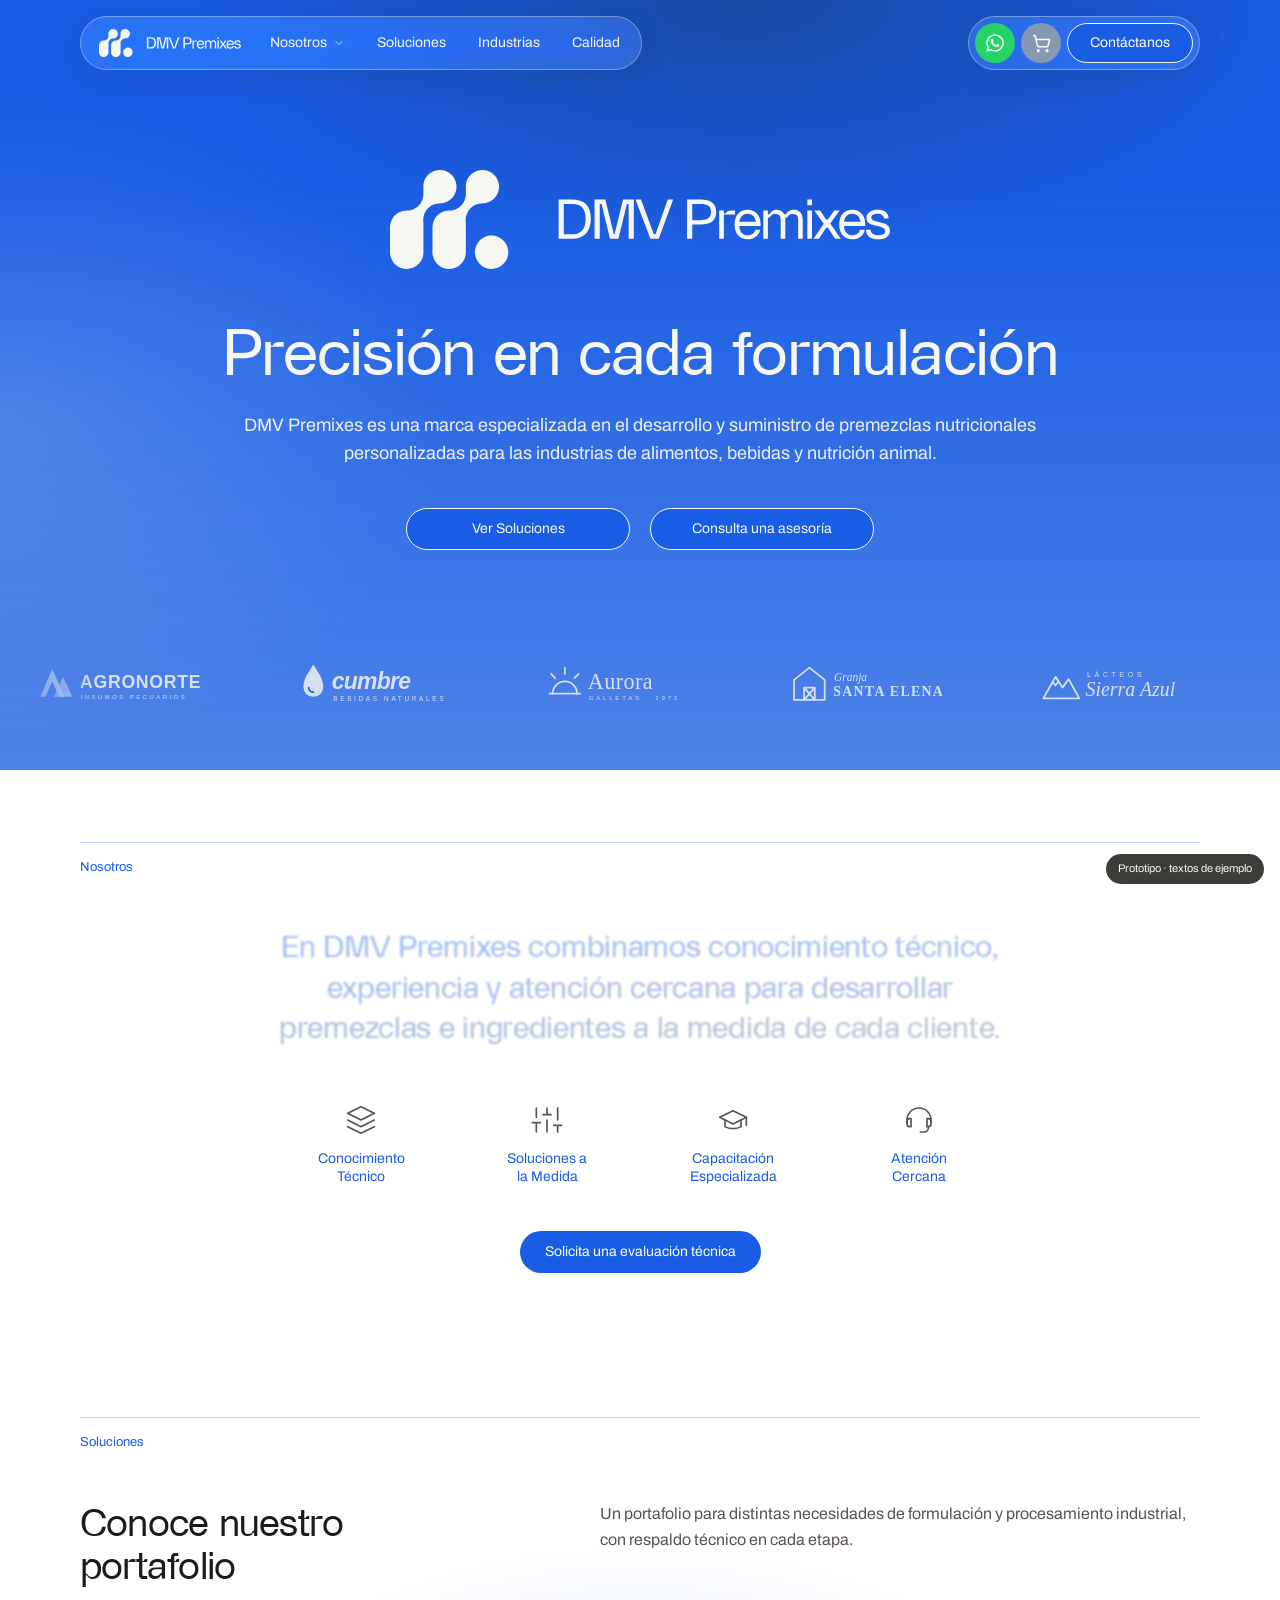
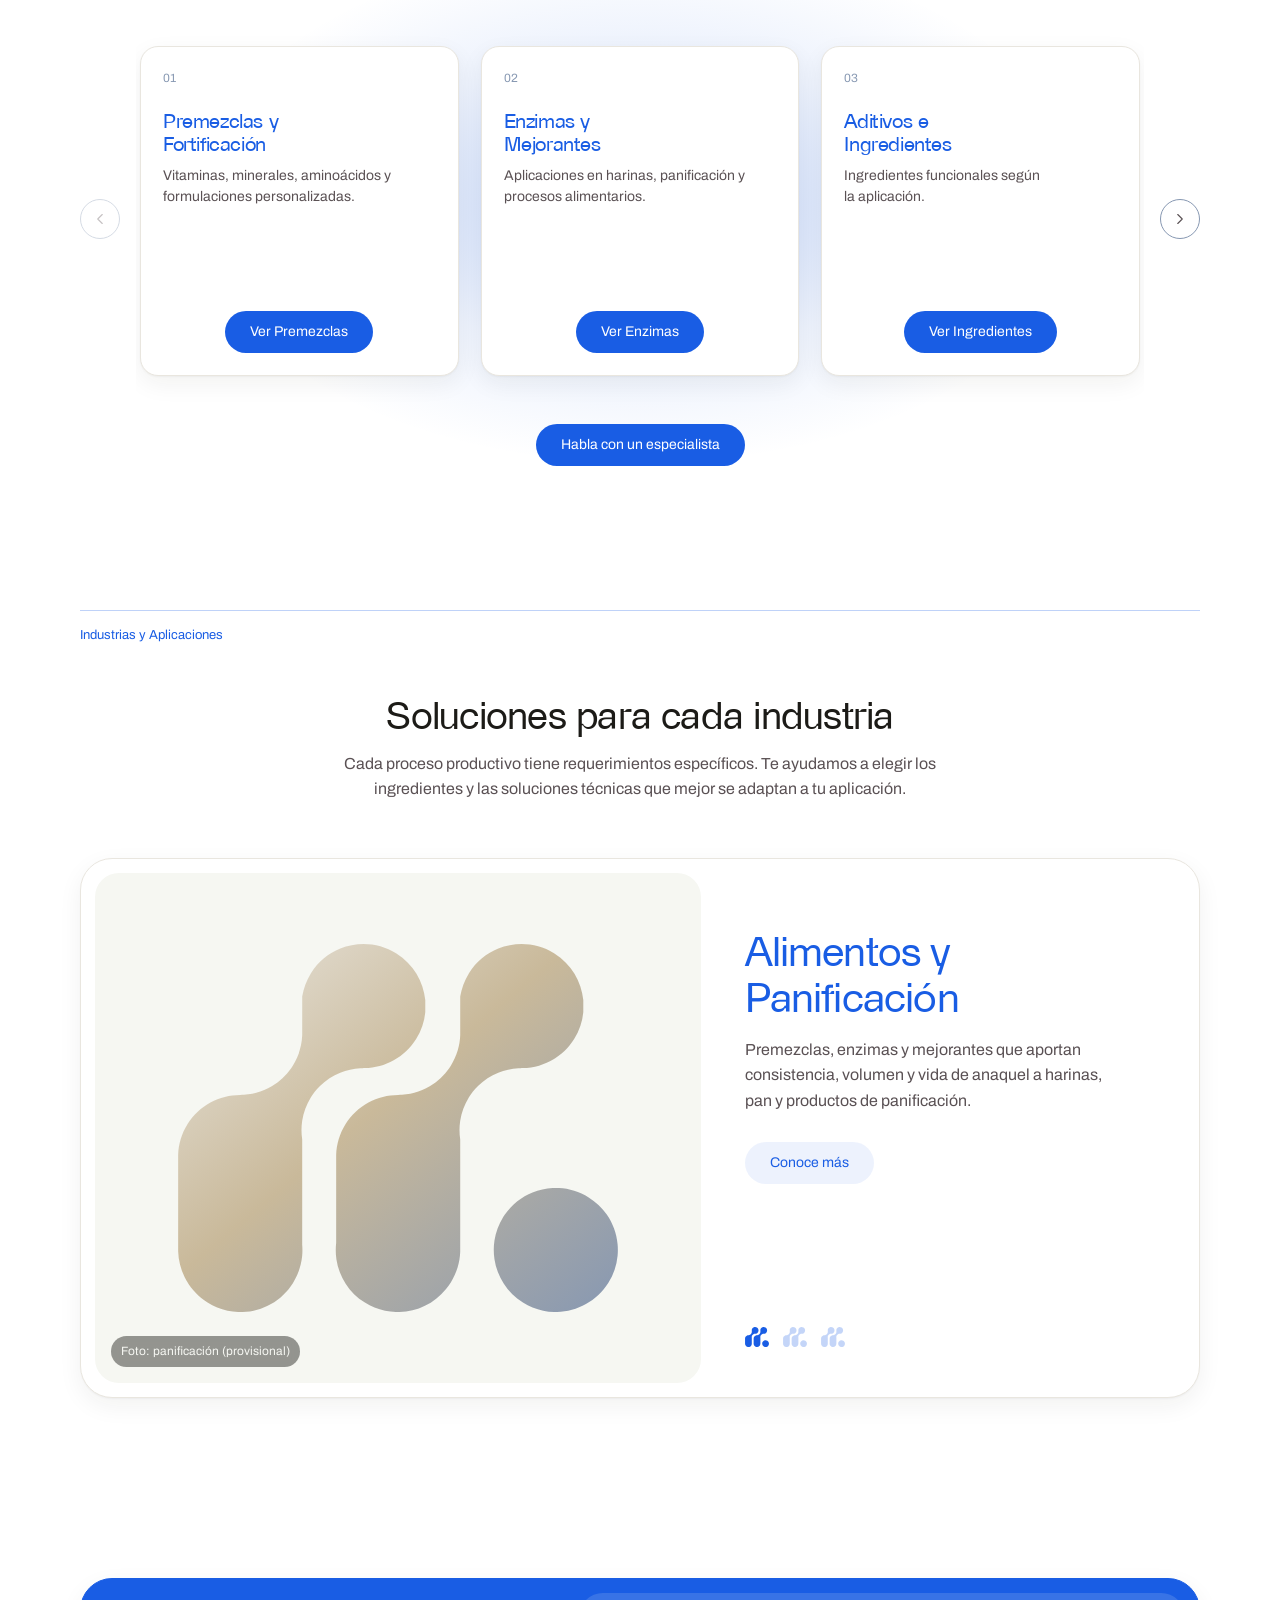
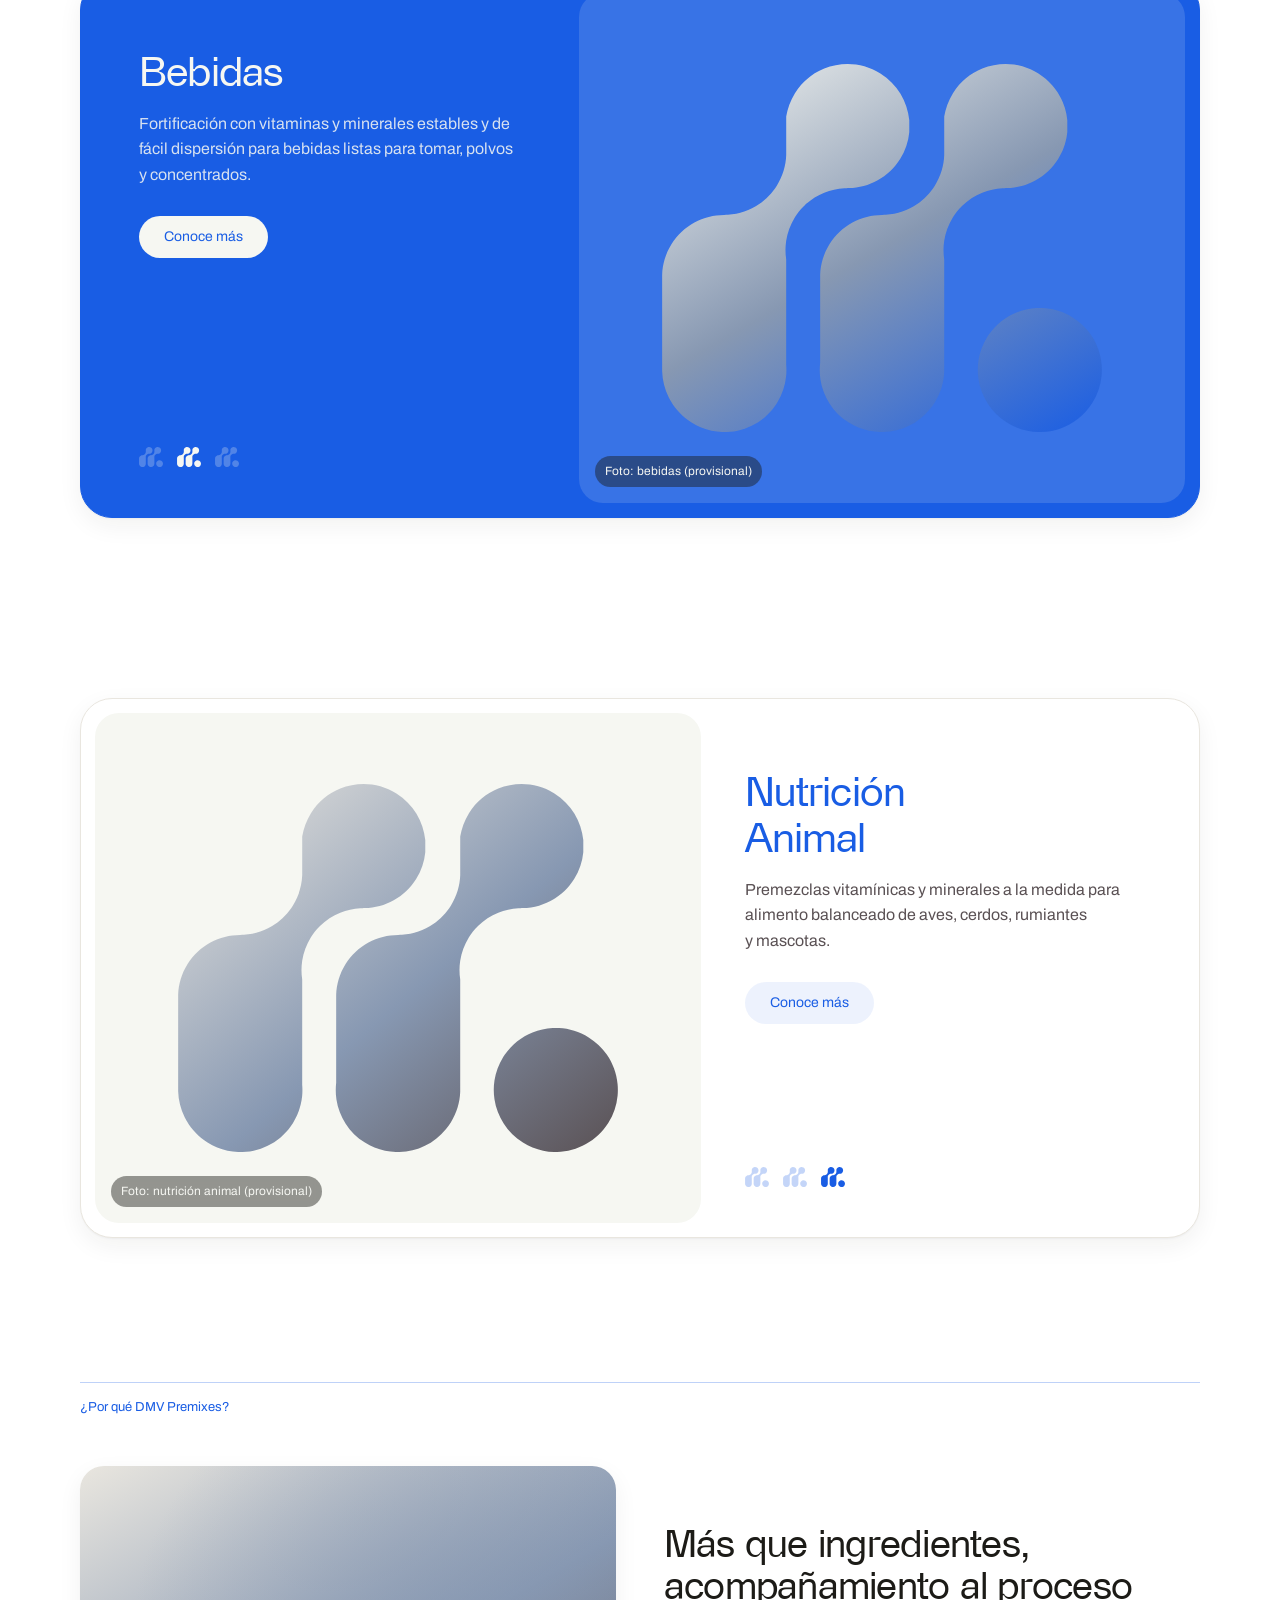
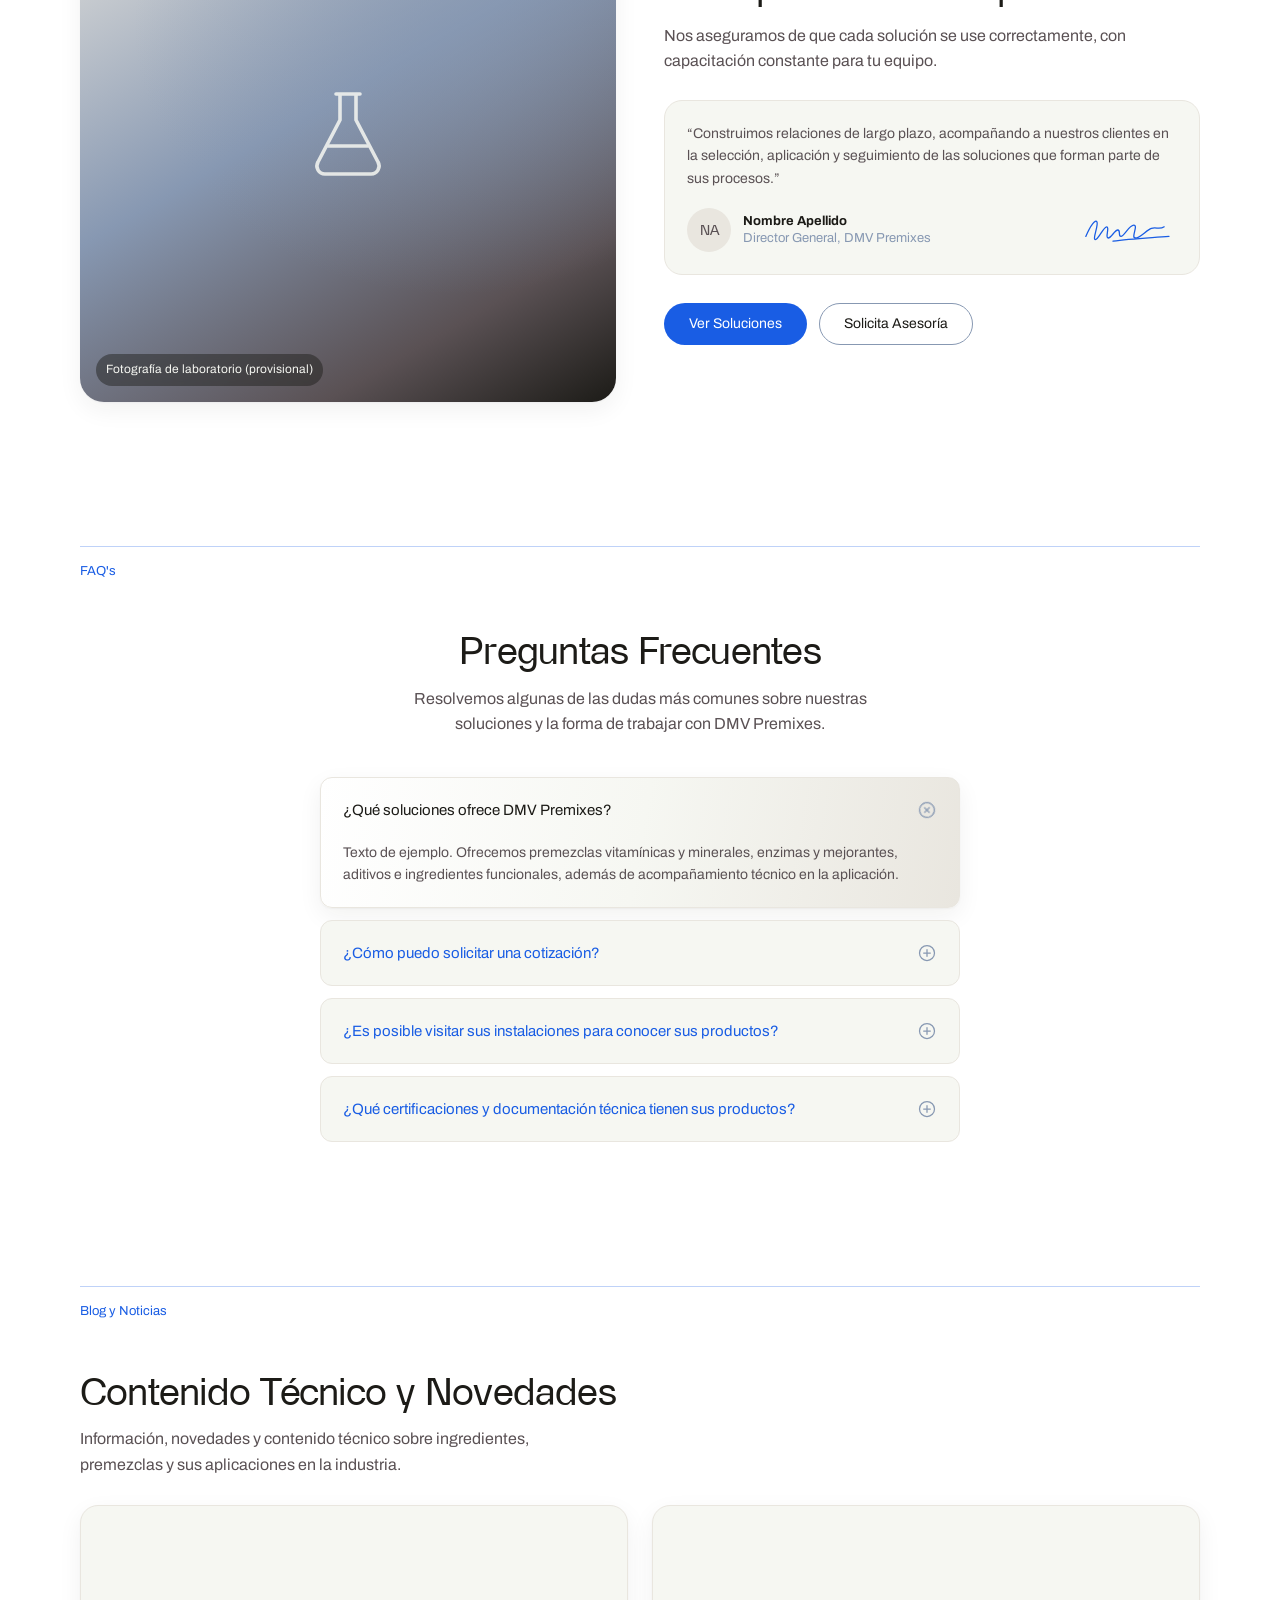
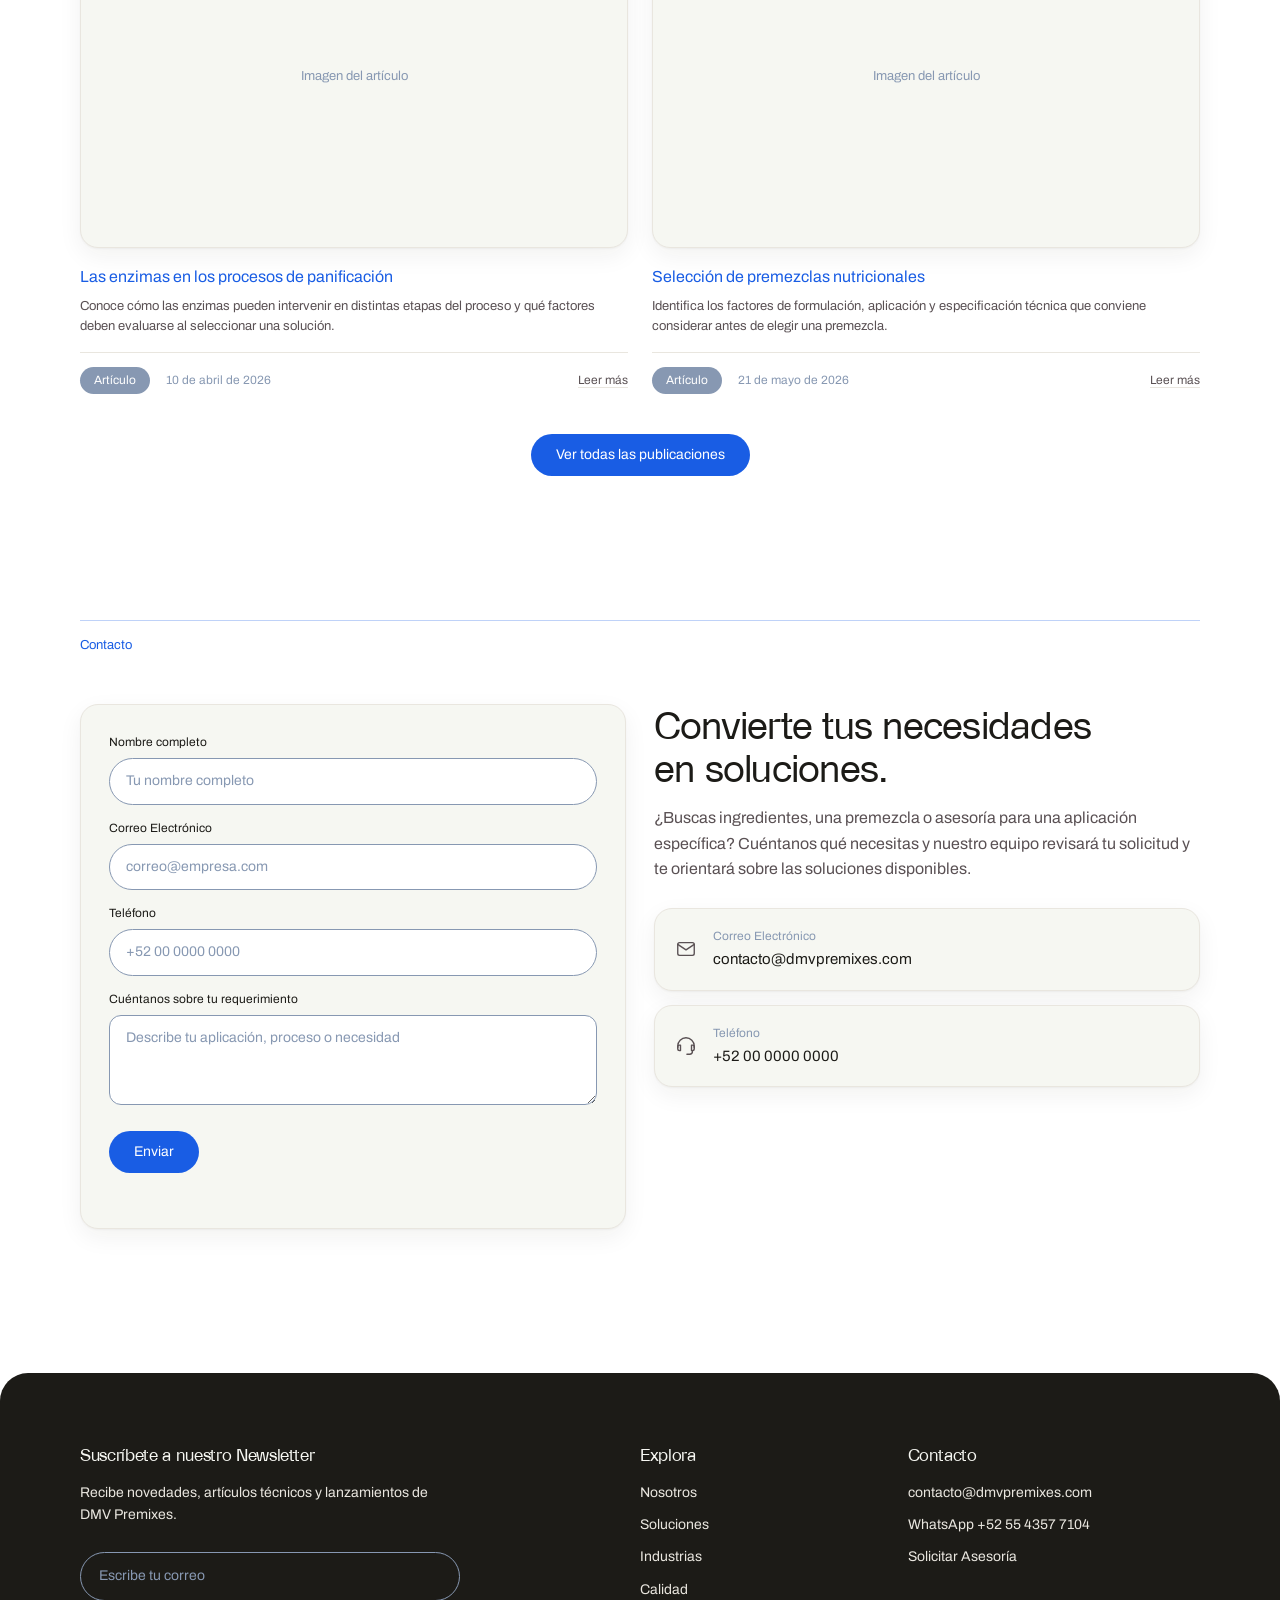
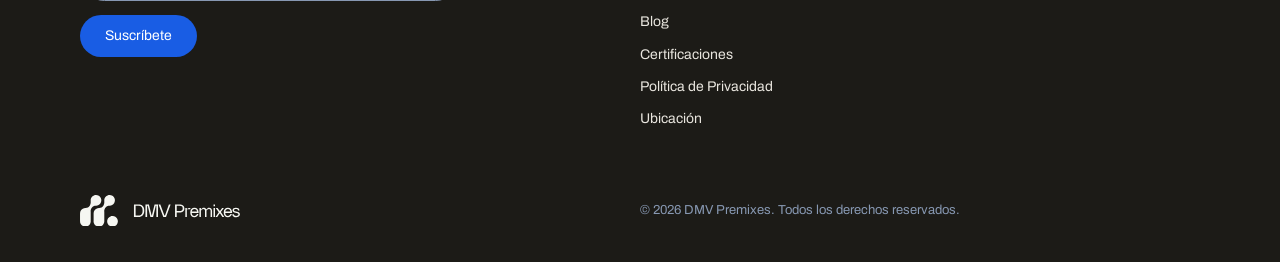
<file: prototipo/index.html>
<!doctype html>
<html lang="es">
<head>
<meta charset="utf-8">
<meta name="viewport" content="width=device-width, initial-scale=1">
<title>DMV Premixes — Prototipo Inicio</title>
<link rel="preconnect" href="https://fonts.googleapis.com">
<link rel="preconnect" href="https://fonts.gstatic.com" crossorigin>
<link href="https://fonts.googleapis.com/css2?family=Archivo:wght@100;400;700&display=swap" rel="stylesheet">
<style>
/* Rinter (brand/fonts) — se incrusta al generar el prototipo */
/* ascent/descent-override centran las mayúsculas en la caja de texto (la fuente queda igual; solo se ajusta su posición vertical) */
@font-face{font-family:"Rinter";src:url("[data-uri]") format("woff2");font-weight:400;font-style:normal;font-display:swap;ascent-override:85.7%;descent-override:14.3%;line-gap-override:0%}

:root{
  /* Paleta autorizada — no modificar */
  --royal-blue:#195de4;
  --soft-grey:#e9e6df;
  --cool-swell:#8798b2;
  --taupe-grey:#5a5154;
  --carbon-black:#1c1b17;
  --white-sand:#f6f7f2;
  --white:#ffffff;
  /* Excepción aprobada: verde oficial de WhatsApp (solo para su botón) */
  --whatsapp-green:#25d366;

  --font-heading:"Rinter","Archivo",system-ui,sans-serif;
  --font-body:"Archivo",system-ui,sans-serif;

  --line:rgba(25,93,228,.28);
  --radius-sm:12px;
  --radius:18px;
  --radius-lg:24px;
  --shadow:0 1px 2px rgba(28,27,23,.04),0 8px 24px rgba(28,27,23,.06);
  --shadow-lg:0 2px 4px rgba(28,27,23,.04),0 20px 48px rgba(28,27,23,.10);
  --container:1120px;
  --gutter:24px;
}
@media (max-width:640px){:root{--gutter:16px}}

*,*::before,*::after{box-sizing:border-box}
html{scroll-behavior:smooth;-webkit-text-size-adjust:100%}
html,body{overscroll-behavior-y:none}
body{margin:0;background:var(--white);color:var(--carbon-black);font-family:var(--font-body);font-weight:400;font-size:16px;line-height:1.6;overflow-x:hidden;-webkit-font-smoothing:antialiased}
img,svg{display:block;max-width:100%}
a{color:inherit;text-decoration:none}
button,input,textarea{font:inherit;color:inherit}
h1,h2,h3,h4{font-family:var(--font-heading);font-weight:400;margin:0;letter-spacing:-.02em;line-height:1.12;text-wrap:balance}
p{margin:0;text-wrap:pretty}
.sr-only{position:absolute;width:1px;height:1px;overflow:hidden;clip:rect(0 0 0 0);white-space:nowrap}
.container{width:100%;max-width:calc(var(--container) + var(--gutter)*2);margin:0 auto;padding:0 var(--gutter)}
.icon{width:1em;height:1em;fill:none;stroke:currentColor;stroke-width:1.5;stroke-linecap:round;stroke-linejoin:round;flex:none}
:focus-visible{outline:2px solid var(--royal-blue);outline-offset:3px}

/* ---------- Botones ---------- */
.btn{display:inline-flex;align-items:center;justify-content:center;gap:14px;font-family:var(--font-body);font-weight:400;font-size:14px;line-height:1;padding:13px 24px;border-radius:999px;border:1px solid transparent;cursor:pointer;transition:background-color .2s,color .2s,border-color .2s,transform .2s,box-shadow .2s;white-space:nowrap}
.btn-primary{background:var(--royal-blue);color:var(--white)}
.btn-primary:hover{background:#1450c6;box-shadow:0 8px 20px rgba(25,93,228,.28)}
.btn-outline{border-color:var(--cool-swell);color:var(--carbon-black);background:rgba(255,255,255,.6)}
.btn-outline:hover{border-color:var(--royal-blue);color:var(--royal-blue)}
.btn-row{display:flex;flex-wrap:wrap;gap:12px}

/* ---------- Encabezado de sección (eyebrow) ---------- */
.section{padding:72px 0}
.eyebrow{border-top:1px solid var(--line);padding-top:14px;margin-bottom:48px;font-size:13px;color:var(--royal-blue)}
.h2{font-size:clamp(28px,3.4vw,38px);color:var(--carbon-black)}
.lead{color:var(--taupe-grey);font-size:16px}

/* ---------- Navegación ---------- */
.nav-wrap{position:fixed;top:16px;left:0;right:0;z-index:50;pointer-events:none}
/* Dos barras flotantes (referencia Butter): izquierda logo + menú · derecha acciones */
.nav-bar{position:relative;max-width:calc(var(--container) + var(--gutter)*2);margin:0 auto;padding:0 var(--gutter);display:flex;align-items:center;justify-content:space-between;gap:12px}
/* Arriba: vidrio claro sobre el hero azul · Al hacer scroll: vidrio Carbon Black (el texto blanco sigue legible sobre secciones claras) */
.glass{pointer-events:auto;display:flex;align-items:center;border-radius:999px;background:rgba(246,247,242,.14);border:1px solid rgba(246,247,242,.35);box-shadow:0 8px 30px rgba(28,27,23,.10);backdrop-filter:blur(18px) saturate(1.4);-webkit-backdrop-filter:blur(18px) saturate(1.4);transition:box-shadow .3s,background-color .3s,border-color .3s}
.nav-wrap.scrolled .glass{background:rgba(28,27,23,.84);border-color:rgba(246,247,242,.12);box-shadow:0 8px 30px rgba(28,27,23,.20)}
.nav{gap:0;padding:6px}
.nav-side{gap:6px;padding:6px}
/* Logo: completo arriba, solo símbolo al hacer scroll */
.nav-brand{position:relative;display:block;height:40px;width:158px;flex:none;transition:width .35s ease}
.nav-logo-full{pointer-events:none;position:absolute;left:12px;top:50%;width:142px;height:auto;color:var(--white-sand);transform:translateY(-50%);transition:opacity .25s,transform .35s}
.nav-mark{position:absolute;left:0;top:0;width:40px;height:40px;border-radius:50%;background:var(--royal-blue);color:var(--white-sand);display:grid;place-items:center;opacity:0;transform:scale(.6);transition:opacity .25s,transform .35s}
.nav-mark svg{width:20px;height:auto}
.nav-wrap.scrolled .nav-brand{width:40px}
.nav-wrap.scrolled .nav-logo-full{opacity:0;transform:translateY(-50%) scale(.92)}
.nav-wrap.scrolled .nav-mark{opacity:1;transform:none}
/* Enlaces: blancos; hover encerrado en una píldora con borde White Sand (como "Contáctanos") */
.nav-links{display:flex;align-items:center;gap:2px;list-style:none;margin:0 0 0 10px;padding:0;font-size:14px;max-width:640px;white-space:nowrap;transition:max-width .4s ease,opacity .25s,margin .4s ease}
/* Al hacer scroll los enlaces se ocultan y aparece el botón ⋮ (referencia Butter) */
.nav-wrap.scrolled .nav-links{max-width:0;opacity:0;margin-left:0;overflow:hidden;pointer-events:none}
.nav-links a{display:inline-flex;align-items:center;gap:6px;height:40px;padding:0 14px;border:1px solid transparent;border-radius:999px;color:var(--white-sand);transition:border-color .2s,background-color .2s}
.nav-links a:hover,.nav-dd:focus-within>a{border-color:var(--white-sand);background:rgba(246,247,242,.10);color:var(--white-sand)}
.nav-links .icon{font-size:12px}
.nav-dd{position:relative}
.nav-dd-menu{position:absolute;top:calc(100% + 10px);left:0;min-width:200px;padding:8px;border-radius:var(--radius-sm);background:var(--white);box-shadow:var(--shadow-lg);list-style:none;margin:0;opacity:0;visibility:hidden;transform:translateY(-4px);transition:opacity .2s,transform .2s,visibility .2s}
.nav-dd:hover .nav-dd-menu,.nav-dd:focus-within .nav-dd-menu{opacity:1;visibility:visible;transform:none}
.nav-dd-menu a{display:block;height:auto;padding:9px 14px;border:0;border-radius:8px;color:var(--carbon-black);white-space:nowrap}
.nav-dd-menu a:hover{background:rgba(25,93,228,.12);color:var(--carbon-black)}
.nav-cta{height:40px;padding:0 22px;border-color:var(--white-sand)}
.nav-wrap.scrolled .nav-cta{border-color:transparent}
.nav-cta:hover,.nav-cta:focus-visible{background:rgba(246,247,242,.10);border-color:var(--white-sand);color:var(--white-sand);box-shadow:none}
.nav-wa{width:40px;height:40px;border-radius:50%;background:var(--whatsapp-green);color:var(--white);display:grid;place-items:center;flex:none;transition:background-color .2s,box-shadow .2s}
.nav-wa:hover{background:var(--taupe-grey);box-shadow:0 8px 20px rgba(28,27,23,.22)}
.nav-wa .icon{font-size:20px;fill:currentColor;stroke:none}
/* Carrito: mismo formato que WhatsApp; Cool Swell con ícono White Sand; hover Taupe Grey */
.nav-cart{width:40px;height:40px;border-radius:50%;background:var(--cool-swell);color:var(--white-sand);display:grid;place-items:center;flex:none;transition:background-color .2s,color .2s}
.nav-cart:hover,.nav-cart:focus-visible{background:var(--taupe-grey);color:var(--white-sand)}
.nav-cart .icon{font-size:19px;stroke-width:2}
.nav-toggle{display:grid;place-items:center;width:0;height:40px;margin-left:0;padding:0;border:0;border-radius:50%;background:rgba(246,247,242,.12);color:var(--white-sand);cursor:pointer;opacity:0;overflow:hidden;pointer-events:none;transition:width .35s ease,margin .35s ease,opacity .25s,background-color .2s}
.nav-wrap.scrolled .nav-toggle{width:40px;margin-left:6px;opacity:1;pointer-events:auto}
.nav-toggle:hover,.nav-toggle[aria-expanded="true"]{background:rgba(25,93,228,.5)}
.nav-toggle .icon{font-size:20px}
.nav-toggle .i-burger{display:none}
/* Panel del menú (⋮ en escritorio al hacer scroll · hamburguesa en celular) */
.menu-panel{position:absolute;top:calc(100% + 8px);left:var(--gutter);width:280px;pointer-events:auto;padding:10px;border-radius:var(--radius);background:var(--white);box-shadow:var(--shadow-lg);opacity:0;visibility:hidden;transform:translateY(-6px);transition:opacity .2s,transform .2s,visibility .2s}
.menu-panel.open{opacity:1;visibility:visible;transform:none}
.menu-panel a{display:block;padding:11px 14px;border-radius:10px;font-size:15px;color:var(--carbon-black)}
.menu-panel a:hover{background:rgba(25,93,228,.12)}
.menu-panel a.sub{padding-left:28px;font-size:14px;color:var(--taupe-grey)}
.menu-panel .btn{display:none;font-size:14px}
@media (max-width:760px){
  .nav-links,.nav-cta{display:none}
  .nav-toggle,.nav-wrap.scrolled .nav-toggle{width:40px;margin-left:6px;opacity:1;pointer-events:auto}
  .nav-toggle .i-dots{display:none}
  .nav-toggle .i-burger{display:block}
  .menu-panel{right:var(--gutter);width:auto}
  .menu-panel a{font-size:16px;padding:12px 14px}
  .menu-panel a.btn{display:inline-flex;margin:8px 14px 6px;color:var(--white)}
  .menu-panel a.btn:hover{background:#1450c6}
  .nav-brand{width:140px}.nav-logo-full{width:124px}
}

/* ---------- Hero (basado en el hero actual de WordPress) ---------- */
.hero{position:relative;overflow:hidden;padding:170px 0 64px;text-align:center;color:var(--white-sand);background:
  radial-gradient(60% 45% at 58% 0%,rgba(28,27,23,.30),rgba(28,27,23,0) 72%),
  radial-gradient(50% 60% at 0% 55%,rgba(246,247,242,.16),rgba(246,247,242,0) 70%),
  linear-gradient(180deg,rgba(246,247,242,0) 25%,rgba(246,247,242,.24) 100%),
  var(--royal-blue)}
.hero-inner{position:relative;z-index:1;display:flex;flex-direction:column;align-items:center}
.hero-logo{width:min(500px,78vw);color:var(--white-sand);margin-bottom:48px}
.hero h1{font-size:clamp(36px,5.2vw,64px);color:var(--white-sand);max-width:900px}
.hero-copy{max-width:800px;margin:22px auto 40px;font-size:18px;color:var(--white-sand);opacity:.95}
.hero .btn-row{justify-content:center;gap:20px}
.btn-hero{background:var(--royal-blue);color:var(--white-sand);border-color:var(--white-sand);min-width:224px;justify-content:center}
.btn-hero:hover{background:var(--white-sand);color:var(--royal-blue);box-shadow:0 8px 24px rgba(28,27,23,.18)}
.marquee{position:relative;z-index:1;margin-top:110px;overflow:hidden;-webkit-mask-image:linear-gradient(90deg,transparent,#000 8%,#000 92%,transparent);mask-image:linear-gradient(90deg,transparent,#000 8%,#000 92%,transparent)}
.marquee-track{display:flex;width:max-content;animation:marquee 32s linear infinite}
.marquee:hover .marquee-track{animation-play-state:paused}
.marquee-item{flex:none;width:250px;display:flex;align-items:center;justify-content:center;color:var(--white-sand);opacity:.82;transition:opacity .2s}
.marquee-item:hover{opacity:1}
.marquee-item svg{height:46px;width:auto;max-width:200px}
@keyframes marquee{to{transform:translateX(-50%)}}
@media (prefers-reduced-motion:reduce){.marquee-track{animation:none}html{scroll-behavior:auto}}
@media (max-width:560px){.hero{padding-top:130px}.hero .btn-row{flex-direction:column;align-self:stretch}.btn-hero{width:100%}.marquee{margin-top:72px}.marquee-item{width:200px}.marquee-item svg{height:38px}}

/* ---------- Nosotros ---------- */
.about-statement{max-width:780px;margin:0 auto;text-align:center;font-family:var(--font-heading);font-size:clamp(22px,2.8vw,30px);line-height:1.35;color:var(--taupe-grey);letter-spacing:-.01em}
.about-statement strong{color:var(--carbon-black);font-weight:400}
.pillars{display:grid;grid-template-columns:repeat(4,1fr);gap:24px;max-width:720px;margin:56px auto 44px}
.pillar{text-align:center;color:var(--royal-blue);font-size:14px;line-height:1.35}
.pillar .icon{font-size:32px;margin:0 auto 14px;color:var(--taupe-grey);stroke-width:1.25}
.center{display:flex;justify-content:center}
@media (max-width:640px){.pillars{grid-template-columns:repeat(2,1fr);row-gap:32px}}

/* ---------- Soluciones ---------- */
.solutions{position:relative;overflow:hidden}
.solutions::before{content:"";position:absolute;left:50%;top:58%;width:900px;height:520px;transform:translate(-50%,-50%);background:radial-gradient(closest-side,rgba(25,93,228,.28),rgba(25,93,228,.08) 60%,rgba(25,93,228,0));pointer-events:none}
.solutions .container{position:relative}
.sol-head{display:grid;grid-template-columns:1fr 1.25fr;gap:40px;align-items:start;margin-bottom:48px}
.carousel{position:relative;display:flex;align-items:center;gap:16px}
.track{display:flex;gap:22px;overflow-x:auto;scroll-snap-type:x mandatory;scrollbar-width:none;padding:12px 4px 28px;flex:1;scroll-padding:4px}
.track::-webkit-scrollbar{display:none}
.card{scroll-snap-align:start;flex:0 0 calc((100% - 44px)/3);min-height:330px;display:flex;flex-direction:column;padding:22px;border-radius:var(--radius);background:var(--white);border:1px solid var(--soft-grey);box-shadow:var(--shadow);transition:transform .25s,box-shadow .25s,background .25s}
.card:hover{transform:translateY(-4px);box-shadow:var(--shadow-lg);background:linear-gradient(160deg,var(--white) 0%,var(--white-sand) 55%,var(--soft-grey) 100%)}
.card-num{font-size:12px;color:var(--cool-swell);margin-bottom:22px}
.card h3{font-size:20px;color:var(--royal-blue);margin-bottom:10px}
.card p{font-size:14px;color:var(--taupe-grey);line-height:1.5}
.card .btn{margin-top:auto;align-self:center}
.arrow{width:40px;height:40px;border-radius:50%;border:1px solid var(--cool-swell);background:var(--white);color:var(--taupe-grey);display:grid;place-items:center;cursor:pointer;flex:none;transition:color .2s,border-color .2s,opacity .2s}
.arrow:hover{color:var(--royal-blue);border-color:var(--royal-blue)}
.arrow:disabled{opacity:.35;cursor:default}
.arrow .icon{font-size:18px}
.sol-cta{margin-top:20px}
@media (max-width:900px){.card{flex-basis:calc((100% - 22px)/2)}}
@media (max-width:640px){.sol-head{grid-template-columns:1fr;gap:16px}.card{flex-basis:84%}.arrow{display:none}}

/* ---------- Industrias: tarjetas apiladas (referencia Rezon Bio) ---------- */
.ind-head{text-align:center;max-width:640px;margin:0 auto 56px}
.ind-head .lead{margin-top:14px}
.dmv-stack{display:flex;flex-direction:column;gap:180px;--dmv-stack-top:112px}
.ind-card{display:grid;grid-template-columns:1.25fr 1fr;height:540px;padding:14px;border-radius:32px;background:var(--white);border:1px solid var(--soft-grey);box-shadow:var(--shadow)}
.ind-card.ind-reverse{grid-template-columns:1fr 1.25fr}
.ind-card.ind-reverse .ind-media{order:2}
.ind-card.dmv-dark{background:var(--royal-blue);border-color:var(--royal-blue);color:var(--white-sand)}
.ind-media{position:relative;border-radius:24px;background:var(--white-sand);display:grid;place-items:center;overflow:hidden}
.dmv-dark .ind-media{background:rgba(246,247,242,.14)}
.ind-media .dmv-shape{width:min(78%,440px);aspect-ratio:248.1/207.64}
.ind-media .dmv-shape-fill{width:100%;height:100%}
.ind-content{display:flex;flex-direction:column;padding:56px 44px 36px}
.ind-content h3{font-size:clamp(30px,3.2vw,44px);color:var(--royal-blue);margin-bottom:16px}
.ind-content p{color:var(--taupe-grey);font-size:16px;max-width:380px}
.dmv-dark .ind-content h3{color:var(--white-sand)}
.dmv-dark .ind-content p{color:rgba(246,247,242,.86)}
.btn-soft{align-self:flex-start;margin-top:28px;background:rgba(25,93,228,.08);color:var(--royal-blue)}
.btn-soft:hover{background:rgba(25,93,228,.16)}
.dmv-dark .btn-soft{background:var(--white-sand);color:var(--royal-blue)}
.dmv-dark .btn-soft:hover{background:var(--white)}
@media (max-width:767px){
  .ind-head{margin-bottom:32px}
  .dmv-stack{gap:16px}
  .ind-card,.ind-card.ind-reverse{grid-template-columns:1fr;height:auto;padding:10px;border-radius:24px}
  .ind-card.ind-reverse .ind-media{order:0}
  .ind-media{height:240px;border-radius:18px}
  .ind-media .dmv-shape{width:auto;height:76%}
  .ind-content{padding:24px 18px 20px}
}

/* ---------- Split (Por qué) ---------- */
.split{display:grid;grid-template-columns:1fr 1fr;gap:48px;align-items:center}
.split .h2{margin-bottom:16px}
.industries{display:grid;grid-template-columns:repeat(3,1fr);gap:16px;margin-top:40px;max-width:420px}
.industry{text-align:center;color:var(--royal-blue);font-size:14px;line-height:1.35}
.industry .icon{font-size:28px;margin:0 auto 10px;color:var(--taupe-grey);stroke-width:1.25}
.media{border-radius:var(--radius-lg);overflow:hidden;aspect-ratio:1/1;box-shadow:var(--shadow)}
.media svg{width:100%;height:100%}
.media-photo{position:relative;background:
  radial-gradient(60% 50% at 70% 30%,rgba(135,152,178,.55),rgba(135,152,178,0)),
  linear-gradient(150deg,var(--soft-grey) 0%,var(--cool-swell) 45%,var(--taupe-grey) 80%,var(--carbon-black) 100%);display:grid;place-items:center;color:var(--white-sand)}
.media-photo .icon{width:96px;height:96px;stroke-width:.9;opacity:.85}
.media-label{position:absolute;left:16px;bottom:16px;font-size:12px;padding:6px 10px;border-radius:999px;background:rgba(28,27,23,.45);color:var(--white-sand);backdrop-filter:blur(6px)}
.quote{margin:26px 0 28px;padding:22px;border-radius:var(--radius);background:var(--white-sand);border:1px solid var(--soft-grey)}
.quote blockquote{margin:0 0 18px;font-size:14px;color:var(--taupe-grey);line-height:1.6}
.quote-foot{display:flex;align-items:center;gap:12px}
.avatar{width:44px;height:44px;border-radius:50%;background:var(--soft-grey);color:var(--taupe-grey);display:grid;place-items:center;font-family:var(--font-heading);font-size:14px;flex:none}
.quote-who{font-size:13px;line-height:1.35}
.quote-who b{display:block;font-weight:700;color:var(--carbon-black)}
.quote-who span{color:var(--cool-swell)}
.signature{margin-left:auto;width:96px;color:var(--royal-blue)}
@media (max-width:860px){.split{grid-template-columns:1fr;gap:36px}.split.reverse .media{order:-1}.media{aspect-ratio:4/3}}

/* ---------- FAQ ---------- */
.faq-head{text-align:center;max-width:520px;margin:0 auto 40px}
.faq-head .lead{margin-top:14px}
.faq{max-width:640px;margin:0 auto;display:grid;gap:12px}
.faq details{border-radius:var(--radius-sm);background:var(--white-sand);border:1px solid var(--soft-grey);transition:background .25s,box-shadow .25s}
.faq details[open]{background:linear-gradient(100deg,var(--white) 0%,var(--white-sand) 50%,var(--soft-grey) 100%);box-shadow:var(--shadow)}
.faq summary{list-style:none;display:flex;align-items:center;justify-content:space-between;gap:16px;padding:20px 22px;cursor:pointer;font-size:15px;color:var(--royal-blue)}
.faq details[open] summary{color:var(--carbon-black)}
.faq summary::-webkit-details-marker{display:none}
.faq summary .icon{font-size:20px;color:var(--cool-swell);transition:transform .25s}
.faq details[open] summary .icon{transform:rotate(45deg)}
.faq .answer{padding:0 22px 20px;font-size:14px;color:var(--taupe-grey)}

/* ---------- Blog ---------- */
.blog-head{margin-bottom:28px}
.blog-head .lead{margin-top:14px;max-width:460px}
.posts{display:grid;grid-template-columns:1fr 1fr;gap:24px}
.post-img{aspect-ratio:16/10;border-radius:var(--radius);background:var(--white-sand);border:1px solid var(--soft-grey);box-shadow:var(--shadow);display:grid;place-items:center;color:var(--cool-swell);font-size:13px;margin-bottom:20px;transition:transform .25s}
.post:hover .post-img{transform:translateY(-3px)}
.post h3{font-family:var(--font-body);font-size:16px;color:var(--royal-blue);letter-spacing:0;margin-bottom:10px}
.post p{font-size:13px;color:var(--taupe-grey);line-height:1.55;padding-bottom:16px;border-bottom:1px solid var(--soft-grey)}
.post-meta{display:flex;align-items:center;gap:16px;margin-top:14px;font-size:12px;color:var(--cool-swell)}
.chip{background:var(--cool-swell);color:var(--white);padding:4px 14px;border-radius:999px}
.post-meta a{margin-left:auto;color:var(--taupe-grey);text-decoration:underline;text-underline-offset:3px;text-decoration-color:var(--soft-grey)}
.post-meta a:hover{color:var(--royal-blue)}
.blog-cta{margin-top:40px}
@media (max-width:700px){.posts{grid-template-columns:1fr}}

/* ---------- Contacto ---------- */
.contact{display:grid;grid-template-columns:1fr 1fr;gap:28px;align-items:start}
.form{padding:28px;border-radius:var(--radius);background:var(--white-sand);border:1px solid var(--soft-grey);box-shadow:var(--shadow);display:grid;gap:14px}
.field label{display:block;font-size:12px;margin-bottom:6px;color:var(--carbon-black)}
.field input,.field textarea{width:100%;padding:11px 16px;border-radius:999px;border:1px solid var(--cool-swell);background:var(--white);font-size:14px;transition:border-color .2s,box-shadow .2s}
.field textarea{border-radius:var(--radius-sm);min-height:90px;resize:vertical}
.field input::placeholder,.field textarea::placeholder{color:var(--cool-swell)}
.field input:focus,.field textarea:focus{outline:none;border-color:var(--royal-blue);box-shadow:0 0 0 3px rgba(25,93,228,.15)}
.form .btn{justify-self:start;margin-top:4px}
.form-msg{font-size:13px;color:var(--royal-blue);min-height:1em}
.contact-copy .h2{margin-bottom:16px}
.contact-copy .lead{margin-bottom:26px}
.contact-card{display:flex;align-items:center;gap:16px;padding:18px 20px;border-radius:var(--radius);background:var(--white-sand);border:1px solid var(--soft-grey);box-shadow:var(--shadow);margin-bottom:14px;transition:transform .2s,border-color .2s}
.contact-card:hover{transform:translateY(-2px);border-color:var(--cool-swell)}
.contact-card>.icon{font-size:22px;color:var(--taupe-grey)}
.contact-card small{display:block;font-size:12px;color:var(--cool-swell)}
.contact-card b{font-weight:400;font-size:15px}
@media (max-width:860px){.contact{grid-template-columns:1fr}.contact-copy{order:-1}}

/* ---------- Footer ---------- */
.footer{margin-top:72px;background:var(--carbon-black);color:var(--white-sand);border-radius:28px 28px 0 0;padding:72px 0 36px}
.footer-grid{display:grid;grid-template-columns:1.6fr .7fr .9fr;gap:40px}
.footer h4{font-size:17px;margin-bottom:18px}
.footer p{font-size:14px;color:var(--soft-grey);max-width:380px}
.newsletter{display:grid;gap:14px;margin-top:26px;max-width:380px}
.newsletter input{width:100%;padding:12px 18px;border-radius:999px;border:1px solid var(--cool-swell);background:transparent;color:var(--white-sand);font-size:14px}
.newsletter input::placeholder{color:var(--cool-swell)}
.newsletter input:focus{outline:none;border-color:var(--white-sand)}
.newsletter .btn{justify-self:start}
.footer ul{list-style:none;margin:0;padding:0;display:grid;gap:10px;font-size:14px;color:var(--soft-grey)}
.footer ul a:hover{color:var(--white)}
.footer-bottom{display:grid;grid-template-columns:1.6fr .7fr .9fr;gap:40px;align-items:center;margin-top:64px;font-size:13px;color:var(--cool-swell)}
.footer-logo{width:160px;color:var(--white-sand)}
.footer-bottom span{grid-column:2/-1}
@media (max-width:760px){.footer-grid{grid-template-columns:1fr 1fr}.footer-grid>:first-child{grid-column:1/-1}.footer-bottom{grid-template-columns:1fr;gap:20px}.footer-bottom span{grid-column:auto}}

/* ---------- Distintivo de prototipo ---------- */
.proto-badge{position:fixed;right:16px;bottom:16px;z-index:60;font-size:11px;padding:6px 12px;border-radius:999px;background:var(--carbon-black);color:var(--white-sand);opacity:.85}
</style>
</head>
<body>

<!-- ============ Sprite: logo autorizado + íconos ============ -->
<svg width="0" height="0" style="position:absolute" aria-hidden="true">
  <defs>
    <symbol id="dmv-mark" viewBox="0 0 248.1 207.64" fill="currentColor"><path d="M212.31,5.32c-9.87-6.17-21.63-6.81-31.67-2.74-6.61,2.66-12.48,7.37-16.55,13.88-2.59,4.15-4.22,8.66-4.93,13.22v21.67c-.2,5.94-1.93,11.91-5.31,17.33-.3.47-.61.92-.91,1.38-6.31,9.1-16.25,14.35-26.63,15-.71.05-1.41.07-2.12.07h-.07c-11.64.02-23.01,5.85-29.64,16.47-3.38,5.42-5.11,11.39-5.32,17.33v49.7c-.35,3.11-.31,6.25.15,9.32,1.5,9.72,7.07,18.76,16.06,24.39,1.75,1.09,3.57,2.02,5.42,2.76,14.14,5.75,30.54,1.59,40.25-10.36,1-1.2,1.95-2.45,2.8-3.81,3.38-5.42,5.11-11.39,5.31-17.33v-63.28c-.52-3.5-.54-7.08,0-10.61.71-4.56,2.34-9.07,4.93-13.22.3-.49.61-.96.94-1.41,4-5.79,9.49-10.01,15.61-12.48,3.62-1.48,7.45-2.32,11.34-2.52.4-.02.82-.03,1.23-.03.44,0,.87,0,1.31-.02,11.39-.24,22.44-6.06,28.93-16.43,2.96-4.74,4.66-9.94,5.16-15.16v-6.8c-1.03-10.43-6.71-20.3-16.3-26.29Z"/><path d="M123.15,5.32c-9.87-6.17-21.63-6.81-31.67-2.74-6.61,2.66-12.48,7.37-16.55,13.88-2.59,4.15-4.22,8.66-4.93,13.22v21.67c-.2,5.94-1.93,11.91-5.31,17.33-.3.47-.61.92-.91,1.38-6.31,9.1-16.25,14.35-26.63,15-.71.05-1.41.07-2.12.07h-.07c-11.64.02-23.01,5.85-29.64,16.47-3.38,5.42-5.11,11.39-5.32,17.33v54.5c.16,5.07,1.42,10.05,3.69,14.59.19.39.4.77.61,1.16.18.34.38.67.57,1,2.77,4.79,6.68,9.02,11.71,12.16,1.75,1.09,3.57,2.02,5.42,2.76,15.46,6.29,33.66.76,42.81-13.89,2.96-4.74,4.66-9.92,5.16-15.16.2-2.11.2-4.23.02-6.34v-59.39c-.52-3.5-.54-7.08,0-10.61.71-4.56,2.34-9.07,4.93-13.22.3-.49.61-.96.94-1.41,4-5.79,9.49-10.01,15.61-12.48,3.62-1.48,7.45-2.32,11.34-2.52.4-.02.82-.03,1.23-.03.44,0,.87,0,1.31-.02,11.39-.24,22.44-6.06,28.93-16.43,2.96-4.74,4.66-9.94,5.16-15.16v-6.8c-1.03-10.43-6.71-20.3-16.3-26.29Z"/><path d="M247.93,176.03c-.5,5.23-2.2,10.41-5.16,15.16-9.15,14.65-27.35,20.19-42.81,13.89-1.85-.74-3.67-1.67-5.42-2.76-9-5.64-14.57-14.67-16.06-24.39-.52-3.5-.54-7.08,0-10.61.71-4.56,2.34-9.07,4.93-13.22.3-.49.61-.96.94-1.41,4-5.79,9.49-10.01,15.61-12.48,3.62-1.48,7.45-2.32,11.34-2.52.4-.02.82-.03,1.23-.03.44,0,.87,0,1.31-.02.35.02.71.02,1.06.05,5.75.29,11.51,2.02,16.74,5.28,4.15,2.61,7.59,5.94,10.21,9.72,3.43,4.95,5.52,10.66,6.09,16.57.22,2.25.22,4.53,0,6.78Z"/></symbol>
    <symbol id="dmv-logo" viewBox="0 0 1049.08 207.64" fill="currentColor"><path d="M212.31,5.32c-9.87-6.17-21.63-6.81-31.67-2.74-6.61,2.66-12.48,7.37-16.55,13.88-2.59,4.15-4.22,8.66-4.93,13.22v21.67c-.2,5.94-1.93,11.91-5.31,17.33-.3.47-.61.92-.91,1.38-6.31,9.1-16.25,14.35-26.63,15-.71.05-1.41.07-2.12.07h-.07c-11.64.02-23.01,5.85-29.64,16.47-3.38,5.42-5.11,11.39-5.32,17.33v49.7c-.35,3.11-.31,6.25.15,9.32,1.5,9.72,7.07,18.76,16.06,24.39,1.75,1.09,3.57,2.02,5.42,2.76,14.14,5.75,30.54,1.59,40.25-10.36,1-1.2,1.95-2.45,2.8-3.81,3.38-5.42,5.11-11.39,5.31-17.33v-63.28c-.52-3.5-.54-7.08,0-10.61.71-4.56,2.34-9.07,4.93-13.22.3-.49.61-.96.94-1.41,4-5.79,9.49-10.01,15.61-12.48,3.62-1.48,7.45-2.32,11.34-2.52.4-.02.82-.03,1.23-.03.44,0,.87,0,1.31-.02,11.39-.24,22.44-6.06,28.93-16.43,2.96-4.74,4.66-9.94,5.16-15.16v-6.8c-1.03-10.43-6.71-20.3-16.3-26.29Z"/><path d="M123.15,5.32c-9.87-6.17-21.63-6.81-31.67-2.74-6.61,2.66-12.48,7.37-16.55,13.88-2.59,4.15-4.22,8.66-4.93,13.22v21.67c-.2,5.94-1.93,11.91-5.31,17.33-.3.47-.61.92-.91,1.38-6.31,9.1-16.25,14.35-26.63,15-.71.05-1.41.07-2.12.07h-.07c-11.64.02-23.01,5.85-29.64,16.47-3.38,5.42-5.11,11.39-5.32,17.33v54.5c.16,5.07,1.42,10.05,3.69,14.59.19.39.4.77.61,1.16.18.34.38.67.57,1,2.77,4.79,6.68,9.02,11.71,12.16,1.75,1.09,3.57,2.02,5.42,2.76,15.46,6.29,33.66.76,42.81-13.89,2.96-4.74,4.66-9.92,5.16-15.16.2-2.11.2-4.23.02-6.34v-59.39c-.52-3.5-.54-7.08,0-10.61.71-4.56,2.34-9.07,4.93-13.22.3-.49.61-.96.94-1.41,4-5.79,9.49-10.01,15.61-12.48,3.62-1.48,7.45-2.32,11.34-2.52.4-.02.82-.03,1.23-.03.44,0,.87,0,1.31-.02,11.39-.24,22.44-6.06,28.93-16.43,2.96-4.74,4.66-9.94,5.16-15.16v-6.8c-1.03-10.43-6.71-20.3-16.3-26.29Z"/><path d="M247.93,176.03c-.5,5.23-2.2,10.41-5.16,15.16-9.15,14.65-27.35,20.19-42.81,13.89-1.85-.74-3.67-1.67-5.42-2.76-9-5.64-14.57-14.67-16.06-24.39-.52-3.5-.54-7.08,0-10.61.71-4.56,2.34-9.07,4.93-13.22.3-.49.61-.96.94-1.41,4-5.79,9.49-10.01,15.61-12.48,3.62-1.48,7.45-2.32,11.34-2.52.4-.02.82-.03,1.23-.03.44,0,.87,0,1.31-.02.35.02.71.02,1.06.05,5.75.29,11.51,2.02,16.74,5.28,4.15,2.61,7.59,5.94,10.21,9.72,3.43,4.95,5.52,10.66,6.09,16.57.22,2.25.22,4.53,0,6.78Z"/><path d="M353.73,62.08h28.17c25.3,0,39.44,12.76,39.44,39.1s-12.07,43.01-39.44,43.01h-28.17V62.08ZM364.65,134.98h18.17c7.47,0,27.6-2.07,27.6-32.31,0-19.55-7.24-31.39-27.37-31.39h-18.4v63.71Z"/><path d="M511.61,62.08v82.1h-10.92v-72.91h-3.68l-17.82,72.91h-17.59l-17.71-72.91h-3.79v72.91h-10.92V62.08h22.65l17.82,72.9h1.49l17.82-72.9h22.65Z"/><path d="M563.93,144.18h-17.48l-31.51-82.1h11.73l26.79,72.9h3.68l25.64-72.9h11.27l-30.13,82.1Z"/><path d="M623.27,62.08h29.32c18.4,0,31.85,6.67,31.85,26.1s-13.45,26.22-31.85,26.22h-18.4v29.78h-10.92V62.08ZM634.19,105.2h16.67c14.83,0,22.65-4.25,22.65-17.02s-7.02-16.79-22.65-16.9h-16.67v33.92Z"/><path d="M723.77,93.36h-23.23v50.83h-9.77v-59.45h9.77v6.44h3.68c3.56-5.98,5.06-6.44,19.55-6.44v8.62Z"/><path d="M777.7,117.39h-44.85c.69,11.96,6.78,19.55,17.48,19.55,7.02,0,14.6-3.79,16.21-11.61h10c-2.19,12.76-13.8,20.24-26.22,20.24-16.67,0-27.37-12.07-27.37-31.16s10.69-31.05,27.37-31.05,27.37,11.61,27.37,30.36v3.68ZM767.7,108.77c-1.15-7.93-5.98-16.79-17.36-16.79-9.89,0-15.75,6.44-17.25,16.79h34.61Z"/><path d="M866.02,144.18h-9.66v-39.79c0-5.17-.57-12.3-11.27-12.3-8.39,0-10.81,5.4-11.84,7.7h-3.79v44.39h-9.66v-39.79c0-5.17-.58-12.3-11.27-12.3-8.39,0-10.81,5.4-11.84,7.7h-3.79v44.39h-9.66v-59.34h9.66v7.82h3.79c1.84-5.06,7.24-9.31,13.57-9.31,7.13,0,13.45,2.42,16.79,9.31h3.68c3.1-4.94,8.28-9.31,16.1-9.31,10.58,0,19.2,5.29,19.2,22.19v38.64Z"/><path d="M885.45,74.04h-9.77v-11.96h9.77v11.96ZM875.67,84.73h9.77v59.45h-9.77v-59.45Z"/><path d="M943.52,84.73l-19.78,27.37,22.31,32.08h-12.19l-14.95-22.77h-3.91l-14.95,22.77h-11.5l21.62-31.28-20.01-28.17h12.19l12.76,19.2h3.79l13.22-19.2h11.38Z"/><path d="M997.33,117.39h-44.85c.69,11.96,6.78,19.55,17.48,19.55,7.02,0,14.6-3.79,16.21-11.61h10c-2.19,12.76-13.8,20.24-26.22,20.24-16.67,0-27.37-12.07-27.37-31.16s10.69-31.05,27.37-31.05,27.37,11.61,27.37,30.36v3.68ZM987.33,108.77c-1.15-7.93-5.98-16.79-17.36-16.79-9.89,0-15.75,6.44-17.25,16.79h34.61Z"/><path d="M1008.37,125.44c.35,8.74,8.05,11.5,15.98,11.5,6.09,0,14.72-1.38,14.72-8.85,0-15.29-39.21-4.94-39.21-27.83,0-11.96,11.73-16.9,22.19-16.9,13.34,0,23.46,4.14,24.38,18.63h-9.77c-.57-7.59-7.47-10-13.8-10-5.86,0-12.99,1.61-12.99,7.59,0,6.9,10.69,8.28,19.78,10.35,9.77,2.18,19.43,5.52,19.43,16.9,0,14.26-13.22,18.74-25.3,18.74-13.34,0-24.61-5.4-25.18-20.12h9.77Z"/></symbol>
    <symbol id="i-chev-down" viewBox="0 0 24 24"><path d="m6 9 6 6 6-6"/></symbol>
    <symbol id="i-chev-left" viewBox="0 0 24 24"><path d="m15 18-6-6 6-6"/></symbol>
    <symbol id="i-chev-right" viewBox="0 0 24 24"><path d="m9 18 6-6-6-6"/></symbol>
    <symbol id="i-plus" viewBox="0 0 24 24"><circle cx="12" cy="12" r="9"/><path d="M12 8v8M8 12h8"/></symbol>
    <symbol id="i-whatsapp" viewBox="0 0 448 512"><!-- Font Awesome Free 6.5.2 (CC BY 4.0) --><path d="M380.9 97.1C339 55.1 283.2 32 223.9 32c-122.4 0-222 99.6-222 222 0 39.1 10.2 77.3 29.6 111L0 480l117.7-30.9c32.4 17.7 68.9 27 106.1 27h.1c122.3 0 224.1-99.6 224.1-222 0-59.3-25.2-115-67.1-157zm-157 341.6c-33.2 0-65.7-8.9-94-25.7l-6.7-4-69.8 18.3L72 359.2l-4.4-7c-18.5-29.4-28.2-63.3-28.2-98.2 0-101.7 82.8-184.5 184.6-184.5 49.3 0 95.6 19.2 130.4 54.1 34.8 34.9 56.2 81.2 56.1 130.5 0 101.8-84.9 184.6-186.6 184.6zm101.2-138.2c-5.5-2.8-32.8-16.2-37.9-18-5.1-1.9-8.8-2.8-12.5 2.8-3.7 5.6-14.3 18-17.6 21.8-3.2 3.7-6.5 4.2-12 1.4-32.6-16.3-54-29.1-75.5-66-5.7-9.8 5.7-9.1 16.3-30.3 1.8-3.7.9-6.9-.5-9.7-1.4-2.8-12.5-30.1-17.1-41.2-4.5-10.8-9.1-9.3-12.5-9.5-3.2-.2-6.9-.2-10.6-.2-3.7 0-9.7 1.4-14.8 6.9-5.1 5.6-19.4 19-19.4 46.3 0 27.3 19.9 53.7 22.6 57.4 2.8 3.7 39.1 59.7 94.8 83.8 35.2 15.2 49 16.5 66.6 13.9 10.7-1.6 32.8-13.4 37.4-26.4 4.6-13 4.6-24.1 3.2-26.4-1.3-2.5-5-3.9-10.5-6.6z"/></symbol>
    <symbol id="i-cart" viewBox="0 0 24 24"><circle cx="8" cy="21" r="1"/><circle cx="19" cy="21" r="1"/><path d="M2.05 2.05h2l2.66 12.42a2 2 0 0 0 2 1.58h9.78a2 2 0 0 0 1.95-1.57l1.65-7.43H5.12"/></symbol>
    <symbol id="i-dots" viewBox="0 0 24 24"><circle cx="12" cy="5" r="1.7" fill="currentColor" stroke="none"/><circle cx="12" cy="12" r="1.7" fill="currentColor" stroke="none"/><circle cx="12" cy="19" r="1.7" fill="currentColor" stroke="none"/></symbol>
    <symbol id="i-menu" viewBox="0 0 24 24"><path d="M4 7h16M4 12h16M4 17h16"/></symbol>
    <symbol id="i-layers" viewBox="0 0 24 24"><path d="M12 2 2 7l10 5 10-5-10-5Z"/><path d="m2 17 10 5 10-5"/><path d="m2 12 10 5 10-5"/></symbol>
    <symbol id="i-sliders" viewBox="0 0 24 24"><path d="M4 21v-7M4 10V3M12 21v-9M12 8V3M20 21v-5M20 12V3M1 14h6M9 8h6M17 16h6"/></symbol>
    <symbol id="i-cap" viewBox="0 0 24 24"><path d="M22 10 12 5 2 10l10 5 10-5Z"/><path d="M6 12v5c3 2 9 2 12 0v-5"/><path d="M22 10v6"/></symbol>
    <symbol id="i-headset" viewBox="0 0 24 24"><path d="M3 14v-2a9 9 0 0 1 18 0v2"/><path d="M21 15a2 2 0 0 1-2 2h-1v-6h1a2 2 0 0 1 2 2Z"/><path d="M3 15a2 2 0 0 0 2 2h1v-6H5a2 2 0 0 0-2 2Z"/><path d="M19 17v1a3 3 0 0 1-3 3h-3"/></symbol>
    <symbol id="i-wheat" viewBox="0 0 24 24"><path d="M12 22V9"/><path d="M12 9c-2.6 0-4.2-1.6-4.2-4.2 2.6 0 4.2 1.6 4.2 4.2Z"/><path d="M12 9c2.6 0 4.2-1.6 4.2-4.2-2.6 0-4.2 1.6-4.2 4.2Z"/><path d="M12 14.5c-2.6 0-4.2-1.6-4.2-4.2 2.6 0 4.2 1.6 4.2 4.2Z"/><path d="M12 14.5c2.6 0 4.2-1.6 4.2-4.2-2.6 0-4.2 1.6-4.2 4.2Z"/><path d="M12 5V2"/></symbol>
    <symbol id="i-bottle" viewBox="0 0 24 24"><path d="M10 2h4v4l2 3v12a1 1 0 0 1-1 1H9a1 1 0 0 1-1-1V9l2-3V2Z"/><path d="M8 13h8M8 17h8"/></symbol>
    <symbol id="i-paw" viewBox="0 0 24 24"><circle cx="6.5" cy="10" r="1.7"/><circle cx="10" cy="5.8" r="1.7"/><circle cx="14.5" cy="5.8" r="1.7"/><circle cx="18" cy="10" r="1.7"/><path d="M12.2 11c-2.6 0-5.2 3.6-5.2 6.1 0 1.6 1 2.6 2.6 2.6 1 0 1.8-.5 2.6-.5s1.6.5 2.6.5c1.6 0 2.6-1 2.6-2.6 0-2.5-2.6-6.1-5.2-6.1Z"/></symbol>
    <symbol id="i-mail" viewBox="0 0 24 24"><rect x="3" y="5" width="18" height="14" rx="2"/><path d="m3 7 9 6 9-6"/></symbol>
    <symbol id="i-flask" viewBox="0 0 24 24"><path d="M9 2h6M10 2v6.5L4.5 19A2 2 0 0 0 6.3 22h11.4a2 2 0 0 0 1.8-3L14 8.5V2"/><path d="M7 15h10"/></symbol>
    <symbol id="i-image" viewBox="0 0 24 24"><rect x="3" y="4" width="18" height="16" rx="2"/><circle cx="9" cy="10" r="2"/><path d="m21 16-5-5-9 9"/></symbol>
  </defs>
</svg>

<!-- ============ NAVEGACIÓN ============ -->
<header class="nav-wrap" id="navWrap">
  <div class="nav-bar">
  <nav class="nav glass" aria-label="Principal">
    <a href="#inicio" class="nav-brand" aria-label="DMV Premixes — Inicio">
      <svg class="nav-logo-full" viewBox="0 0 1049.08 207.64" aria-hidden="true"><use href="#dmv-logo"/></svg>
      <span class="nav-mark"><svg viewBox="0 0 248.1 207.64" aria-hidden="true"><use href="#dmv-mark"/></svg></span>
    </a>
    <ul class="nav-links">
      <li class="nav-dd">
        <a href="#nosotros">Nosotros <svg class="icon"><use href="#i-chev-down"/></svg></a>
        <ul class="nav-dd-menu">
          <li><a href="#nosotros">Quiénes somos</a></li>
          <li><a href="#por-que">¿Por qué DMV Premixes?</a></li>
          <li><a href="#blog">Blog y noticias</a></li>
        </ul>
      </li>
      <li><a href="#soluciones">Soluciones</a></li>
      <li><a href="#industrias">Industrias</a></li>
      <li><a href="#" title="Página interna (pendiente)">Calidad</a></li>
    </ul>
    <button class="nav-toggle" id="navToggle" aria-expanded="false" aria-controls="menuPanel" aria-label="Abrir menú"><svg class="icon i-dots"><use href="#i-dots"/></svg><svg class="icon i-burger"><use href="#i-menu"/></svg></button>
  </nav>
  <div class="nav-side glass">
    <!-- WhatsApp: +52 55 4357 7104 -->
    <a href="https://wa.me/525543577104" class="nav-wa" target="_blank" rel="noopener" aria-label="Escríbenos por WhatsApp" title="WhatsApp"><svg class="icon"><use href="#i-whatsapp"/></svg></a>
    <!-- Tienda: enlace provisional /tienda/ -->
    <a href="#" class="nav-cart" aria-label="Tienda" title="Tienda"><svg class="icon"><use href="#i-cart"/></svg></a>
    <a href="#contacto" class="btn dmv-fx btn-primary nav-cta">Contáctanos</a>
  </div>
  <div class="menu-panel" id="menuPanel">
    <a href="#nosotros">Nosotros</a>
    <a href="#nosotros" class="sub">Quiénes somos</a>
    <a href="#por-que" class="sub">¿Por qué DMV Premixes?</a>
    <a href="#soluciones">Soluciones</a>
    <a href="#industrias">Industrias</a>
    <a href="#" title="Página interna (pendiente)">Calidad</a>
    <a href="#blog">Blog</a>
    <a href="#contacto" class="btn dmv-fx btn-primary">Contáctanos</a>
  </div>
  </div>
</header>

<main>
<!-- ============ HERO ============ -->
<section class="hero" id="inicio">
  <div class="container hero-inner">
    <svg class="hero-logo" viewBox="0 0 1049.08 207.64" role="img" aria-label="DMV Premixes"><use href="#dmv-logo"/></svg>
    <h1>Precisión en cada formulación</h1>
    <p class="hero-copy">DMV Premixes es una marca especializada en el desarrollo y suministro de premezclas nutricionales personalizadas para las industrias de alimentos, bebidas y nutrición animal.</p>
    <div class="btn-row">
      <a href="#soluciones" class="btn dmv-fx btn-hero">Ver Soluciones</a>
      <a href="#contacto" class="btn dmv-fx btn-hero">Consulta una asesoría</a>
    </div>
  </div>
  <!-- Logos de clientes: marcas FICTICIAS de ejemplo (brand/clientes-ejemplo) -->
  <div class="marquee" aria-label="Clientes">
    <div class="marquee-track">
      <div class="marquee-item"><svg role="img" aria-label="Agronorte" viewBox="0 0 230 60" fill="currentColor">
<g fill="currentColor"><path d="M4 48 20 12l16 36h-7L20 28l-9 20z"/><path d="M22 48 34 22l12 26z" opacity=".7"/>
<text x="56" y="37" font-family="'Helvetica Neue', Arial, sans-serif" font-weight="900" font-size="23" letter-spacing="1">AGRONORTE</text>
<text x="57" y="51" font-family="'Helvetica Neue', Arial, sans-serif" font-size="7.8" letter-spacing="3.2">INSUMOS PECUARIOS</text></g>
</svg></div><div class="marquee-item"><svg role="img" aria-label="Bebidas Cumbre" viewBox="0 0 200 60" fill="currentColor">
<path d="M20 6C14 16 7 25 7 35a13 13 0 0 0 26 0C33 25 26 16 20 6z" fill="currentColor"/>
<path d="M14 36a6 6 0 0 0 6 6" fill="none" stroke="#195DE4" stroke-width="2.4" stroke-linecap="round"/>
<g fill="currentColor"><text x="44" y="38" font-family="'Helvetica Neue', Arial, sans-serif" font-weight="800" font-style="italic" font-size="30" letter-spacing="-1">cumbre</text>
<text x="46" y="53" font-family="'Helvetica Neue', Arial, sans-serif" font-size="8.5" letter-spacing="3.4">BEBIDAS NATURALES</text></g>
</svg></div><div class="marquee-item"><svg role="img" aria-label="Galletas Aurora" viewBox="0 0 200 60" fill="currentColor">
<g fill="none" stroke="currentColor" stroke-width="2.3" stroke-linecap="round"><path d="M6 44a16 16 0 0 1 32 0"/><path d="M22 18v-8M9.5 23.5 4 18M34.5 23.5 40 18M2 44h40"/></g>
<g fill="currentColor"><text x="52" y="38" font-family="Georgia, 'Times New Roman', serif" font-size="29" letter-spacing="0.5">Aurora</text>
<text x="53" y="52" font-family="'Helvetica Neue', Arial, sans-serif" font-size="8" letter-spacing="3.6">GALLETAS · 1972</text></g>
</svg></div><div class="marquee-item"><svg role="img" aria-label="Granja Santa Elena" viewBox="0 0 220 60" fill="currentColor">
<g fill="none" stroke="currentColor" stroke-width="2.3" stroke-linejoin="round"><path d="M4 26 24 10l20 16v26H4z"/><path d="M17 52V36h14v16M17 36l14 16M31 36 17 52"/></g>
<g fill="currentColor"><text x="56" y="27" font-family="Georgia, 'Times New Roman', serif" font-style="italic" font-size="15">Granja</text>
<text x="55" y="47" font-family="Georgia, 'Times New Roman', serif" font-weight="700" font-size="18" letter-spacing="1.8">SANTA ELENA</text></g>
</svg></div><div class="marquee-item"><svg role="img" aria-label="Lacteos Sierra Azul" viewBox="0 0 220 60" fill="currentColor">
<g fill="none" stroke="currentColor" stroke-width="2.4" stroke-linejoin="round" stroke-linecap="round"><path d="M3 50 19 22l9 14 8-11 14 25z"/><path d="m15 29 4 4 4-5"/></g>
<g fill="currentColor"><text x="60" y="22" font-family="'Helvetica Neue', Arial, sans-serif" font-size="9.5" letter-spacing="4.5">LÁCTEOS</text>
<text x="58" y="47" font-family="Georgia, 'Times New Roman', serif" font-style="italic" font-size="26">Sierra Azul</text></g>
</svg></div><div class="marquee-item"><svg role="img" aria-label="Molinos Altavista" viewBox="0 0 230 60" fill="currentColor">
<g fill="none" stroke="currentColor" stroke-width="2" stroke-linecap="round"><path d="M20 56V12"/></g>
<g fill="currentColor">
<ellipse cx="13.5" cy="22" rx="4" ry="7.5" transform="rotate(-30 13.5 22)"/><ellipse cx="26.5" cy="22" rx="4" ry="7.5" transform="rotate(30 26.5 22)"/>
<ellipse cx="13.5" cy="34" rx="4" ry="7.5" transform="rotate(-30 13.5 34)"/><ellipse cx="26.5" cy="34" rx="4" ry="7.5" transform="rotate(30 26.5 34)"/>
<ellipse cx="13.5" cy="46" rx="4" ry="7.5" transform="rotate(-30 13.5 46)"/><ellipse cx="26.5" cy="46" rx="4" ry="7.5" transform="rotate(30 26.5 46)"/>
<ellipse cx="20" cy="10" rx="3.6" ry="7"/>
<text x="44" y="31" font-family="Georgia, 'Times New Roman', serif" font-weight="700" font-size="21" letter-spacing="2.5">MOLINOS</text>
<text x="45" y="49" font-family="Georgia, 'Times New Roman', serif" font-size="12.5" letter-spacing="5.2">ALTAVISTA</text></g>
</svg></div><div class="marquee-item"><svg role="img" aria-label="Nutrivet" viewBox="0 0 210 60" fill="currentColor">
<rect x="2" y="8" width="44" height="44" rx="13" fill="none" stroke="currentColor" stroke-width="2.4"/>
<g fill="currentColor"><circle cx="15" cy="25" r="3.6"/><circle cx="21.5" cy="18" r="3.6"/><circle cx="29.5" cy="18" r="3.6"/><circle cx="35" cy="25" r="3.6"/>
<path d="M25 27c-5 0-9.5 6.5-9.5 11 0 3 2 4.6 4.6 4.6 2 0 3.2-1 4.9-1s2.9 1 4.9 1c2.6 0 4.6-1.6 4.6-4.6 0-4.5-4.5-11-9.5-11z"/>
<text x="58" y="36" font-family="'Helvetica Neue', Arial, sans-serif" font-weight="800" font-size="27" letter-spacing="-0.8">nutrivet</text>
<text x="59" y="51" font-family="'Helvetica Neue', Arial, sans-serif" font-size="8.5" letter-spacing="2.6">NUTRICIÓN ANIMAL</text></g>
</svg></div><div class="marquee-item"><svg role="img" aria-label="Panificadora Del Valle" viewBox="0 0 230 60" fill="currentColor">
<circle cx="28" cy="30" r="25" fill="none" stroke="currentColor" stroke-width="2.2"/><circle cx="28" cy="30" r="20.5" fill="none" stroke="currentColor" stroke-width="1"/>
<g fill="currentColor"><text x="28" y="36" text-anchor="middle" font-family="Georgia, 'Times New Roman', serif" font-weight="700" font-size="16" letter-spacing="0.5">PdV</text>
<text x="64" y="29" font-family="'Helvetica Neue', Arial, sans-serif" font-weight="700" font-size="15" letter-spacing="1.6">PANIFICADORA</text>
<text x="65" y="46" font-family="'Helvetica Neue', Arial, sans-serif" font-size="11" letter-spacing="6">DEL VALLE</text></g>
</svg></div>
      <!-- copia para el desplazamiento continuo -->
      <div class="marquee-item"><svg aria-hidden="true" viewBox="0 0 230 60" fill="currentColor">
<g fill="currentColor"><path d="M4 48 20 12l16 36h-7L20 28l-9 20z"/><path d="M22 48 34 22l12 26z" opacity=".7"/>
<text x="56" y="37" font-family="'Helvetica Neue', Arial, sans-serif" font-weight="900" font-size="23" letter-spacing="1">AGRONORTE</text>
<text x="57" y="51" font-family="'Helvetica Neue', Arial, sans-serif" font-size="7.8" letter-spacing="3.2">INSUMOS PECUARIOS</text></g>
</svg></div><div class="marquee-item"><svg aria-hidden="true" viewBox="0 0 200 60" fill="currentColor">
<path d="M20 6C14 16 7 25 7 35a13 13 0 0 0 26 0C33 25 26 16 20 6z" fill="currentColor"/>
<path d="M14 36a6 6 0 0 0 6 6" fill="none" stroke="#195DE4" stroke-width="2.4" stroke-linecap="round"/>
<g fill="currentColor"><text x="44" y="38" font-family="'Helvetica Neue', Arial, sans-serif" font-weight="800" font-style="italic" font-size="30" letter-spacing="-1">cumbre</text>
<text x="46" y="53" font-family="'Helvetica Neue', Arial, sans-serif" font-size="8.5" letter-spacing="3.4">BEBIDAS NATURALES</text></g>
</svg></div><div class="marquee-item"><svg aria-hidden="true" viewBox="0 0 200 60" fill="currentColor">
<g fill="none" stroke="currentColor" stroke-width="2.3" stroke-linecap="round"><path d="M6 44a16 16 0 0 1 32 0"/><path d="M22 18v-8M9.5 23.5 4 18M34.5 23.5 40 18M2 44h40"/></g>
<g fill="currentColor"><text x="52" y="38" font-family="Georgia, 'Times New Roman', serif" font-size="29" letter-spacing="0.5">Aurora</text>
<text x="53" y="52" font-family="'Helvetica Neue', Arial, sans-serif" font-size="8" letter-spacing="3.6">GALLETAS · 1972</text></g>
</svg></div><div class="marquee-item"><svg aria-hidden="true" viewBox="0 0 220 60" fill="currentColor">
<g fill="none" stroke="currentColor" stroke-width="2.3" stroke-linejoin="round"><path d="M4 26 24 10l20 16v26H4z"/><path d="M17 52V36h14v16M17 36l14 16M31 36 17 52"/></g>
<g fill="currentColor"><text x="56" y="27" font-family="Georgia, 'Times New Roman', serif" font-style="italic" font-size="15">Granja</text>
<text x="55" y="47" font-family="Georgia, 'Times New Roman', serif" font-weight="700" font-size="18" letter-spacing="1.8">SANTA ELENA</text></g>
</svg></div><div class="marquee-item"><svg aria-hidden="true" viewBox="0 0 220 60" fill="currentColor">
<g fill="none" stroke="currentColor" stroke-width="2.4" stroke-linejoin="round" stroke-linecap="round"><path d="M3 50 19 22l9 14 8-11 14 25z"/><path d="m15 29 4 4 4-5"/></g>
<g fill="currentColor"><text x="60" y="22" font-family="'Helvetica Neue', Arial, sans-serif" font-size="9.5" letter-spacing="4.5">LÁCTEOS</text>
<text x="58" y="47" font-family="Georgia, 'Times New Roman', serif" font-style="italic" font-size="26">Sierra Azul</text></g>
</svg></div><div class="marquee-item"><svg aria-hidden="true" viewBox="0 0 230 60" fill="currentColor">
<g fill="none" stroke="currentColor" stroke-width="2" stroke-linecap="round"><path d="M20 56V12"/></g>
<g fill="currentColor">
<ellipse cx="13.5" cy="22" rx="4" ry="7.5" transform="rotate(-30 13.5 22)"/><ellipse cx="26.5" cy="22" rx="4" ry="7.5" transform="rotate(30 26.5 22)"/>
<ellipse cx="13.5" cy="34" rx="4" ry="7.5" transform="rotate(-30 13.5 34)"/><ellipse cx="26.5" cy="34" rx="4" ry="7.5" transform="rotate(30 26.5 34)"/>
<ellipse cx="13.5" cy="46" rx="4" ry="7.5" transform="rotate(-30 13.5 46)"/><ellipse cx="26.5" cy="46" rx="4" ry="7.5" transform="rotate(30 26.5 46)"/>
<ellipse cx="20" cy="10" rx="3.6" ry="7"/>
<text x="44" y="31" font-family="Georgia, 'Times New Roman', serif" font-weight="700" font-size="21" letter-spacing="2.5">MOLINOS</text>
<text x="45" y="49" font-family="Georgia, 'Times New Roman', serif" font-size="12.5" letter-spacing="5.2">ALTAVISTA</text></g>
</svg></div><div class="marquee-item"><svg aria-hidden="true" viewBox="0 0 210 60" fill="currentColor">
<rect x="2" y="8" width="44" height="44" rx="13" fill="none" stroke="currentColor" stroke-width="2.4"/>
<g fill="currentColor"><circle cx="15" cy="25" r="3.6"/><circle cx="21.5" cy="18" r="3.6"/><circle cx="29.5" cy="18" r="3.6"/><circle cx="35" cy="25" r="3.6"/>
<path d="M25 27c-5 0-9.5 6.5-9.5 11 0 3 2 4.6 4.6 4.6 2 0 3.2-1 4.9-1s2.9 1 4.9 1c2.6 0 4.6-1.6 4.6-4.6 0-4.5-4.5-11-9.5-11z"/>
<text x="58" y="36" font-family="'Helvetica Neue', Arial, sans-serif" font-weight="800" font-size="27" letter-spacing="-0.8">nutrivet</text>
<text x="59" y="51" font-family="'Helvetica Neue', Arial, sans-serif" font-size="8.5" letter-spacing="2.6">NUTRICIÓN ANIMAL</text></g>
</svg></div><div class="marquee-item"><svg aria-hidden="true" viewBox="0 0 230 60" fill="currentColor">
<circle cx="28" cy="30" r="25" fill="none" stroke="currentColor" stroke-width="2.2"/><circle cx="28" cy="30" r="20.5" fill="none" stroke="currentColor" stroke-width="1"/>
<g fill="currentColor"><text x="28" y="36" text-anchor="middle" font-family="Georgia, 'Times New Roman', serif" font-weight="700" font-size="16" letter-spacing="0.5">PdV</text>
<text x="64" y="29" font-family="'Helvetica Neue', Arial, sans-serif" font-weight="700" font-size="15" letter-spacing="1.6">PANIFICADORA</text>
<text x="65" y="46" font-family="'Helvetica Neue', Arial, sans-serif" font-size="11" letter-spacing="6">DEL VALLE</text></g>
</svg></div>
    </div>
  </div>
</section>

<!-- ============ NOSOTROS ============ -->
<section class="section" id="nosotros">
  <div class="container">
    <div class="eyebrow">Nosotros</div>
    <p class="about-statement dmv-reveal">En <strong>DMV Premixes</strong> combinamos conocimiento técnico, experiencia y atención cercana para desarrollar premezclas e ingredientes a la medida de cada cliente.</p>
    <div class="pillars">
      <div class="pillar"><svg class="icon"><use href="#i-layers"/></svg>Conocimiento<br>Técnico</div>
      <div class="pillar"><svg class="icon"><use href="#i-sliders"/></svg>Soluciones a<br>la Medida</div>
      <div class="pillar"><svg class="icon"><use href="#i-cap"/></svg>Capacitación<br>Especializada</div>
      <div class="pillar"><svg class="icon"><use href="#i-headset"/></svg>Atención<br>Cercana</div>
    </div>
    <div class="center"><a href="#contacto" class="btn dmv-fx btn-primary">Solicita una evaluación técnica</a></div>
  </div>
</section>

<!-- ============ SOLUCIONES ============ -->
<section class="section solutions" id="soluciones">
  <div class="container">
    <div class="eyebrow">Soluciones</div>
    <div class="sol-head">
      <h2 class="h2">Conoce nuestro<br>portafolio</h2>
      <p class="lead">Un portafolio para distintas necesidades de formulación y procesamiento industrial, con respaldo técnico en cada etapa.</p>
    </div>
    <div class="carousel">
      <button class="arrow" id="prev" aria-label="Anterior"><svg class="icon"><use href="#i-chev-left"/></svg></button>
      <div class="track" id="track">
        <article class="card"><div class="card-num">01</div><h3>Premezclas y<br>Fortificación</h3><p>Vitaminas, minerales, aminoácidos y formulaciones personalizadas.</p><a href="#" class="btn dmv-fx btn-primary">Ver Premezclas</a></article>
        <article class="card"><div class="card-num">02</div><h3>Enzimas y<br>Mejorantes</h3><p>Aplicaciones en harinas, panificación y procesos alimentarios.</p><a href="#" class="btn dmv-fx btn-primary">Ver Enzimas</a></article>
        <article class="card"><div class="card-num">03</div><h3>Aditivos e<br>Ingredientes</h3><p>Ingredientes funcionales según la aplicación.</p><a href="#" class="btn dmv-fx btn-primary">Ver Ingredientes</a></article>
        <article class="card"><div class="card-num">04</div><h3>Nutrición<br>Animal</h3><p>Texto de ejemplo: premezclas para alimento balanceado y suplementación.</p><a href="#" class="btn dmv-fx btn-primary">Ver Nutrición</a></article>
        <article class="card"><div class="card-num">05</div><h3>Servicios<br>Técnicos</h3><p>Texto de ejemplo: formulación, pruebas piloto y acompañamiento en planta.</p><a href="#" class="btn dmv-fx btn-primary">Ver Servicios</a></article>
      </div>
      <button class="arrow" id="next" aria-label="Siguiente"><svg class="icon"><use href="#i-chev-right"/></svg></button>
    </div>
    <div class="center sol-cta"><a href="#contacto" class="btn dmv-fx btn-primary">Habla con un especialista</a></div>
  </div>
</section>

<!-- ============ INDUSTRIAS (tarjetas apiladas · referencia Rezon Bio) ============ -->
<section class="section" id="industrias">
  <div class="container">
    <div class="eyebrow">Industrias y Aplicaciones</div>
    <div class="ind-head">
      <h2 class="h2">Soluciones para cada industria</h2>
      <p class="lead">Cada proceso productivo tiene requerimientos específicos. Te ayudamos a elegir los ingredientes y las soluciones técnicas que mejor se adaptan a tu aplicación.</p>
    </div>
    <div class="dmv-stack">
      <article class="ind-card dmv-stack-card">
        <div class="ind-media"><div class="dmv-shape"><div class="dmv-shape-fill" style="background:linear-gradient(140deg,#e9e6df 0%,#c9b99a 45%,#8798b2 100%)"></div></div><span class="media-label">Foto: panificación (provisional)</span></div>
        <div class="ind-content dmv-stack-content">
          <h3>Alimentos y<br>Panificación</h3>
          <p>Premezclas, enzimas y mejorantes que aportan consistencia, volumen y vida de anaquel a harinas, pan y productos de panificación.</p>
          <a href="#contacto" class="btn dmv-fx btn-soft">Conoce más</a>
        </div>
      </article>
      <article class="ind-card dmv-stack-card dmv-dark ind-reverse">
        <div class="ind-media"><div class="dmv-shape"><div class="dmv-shape-fill" style="background:linear-gradient(150deg,#f6f7f2 0%,#8798b2 50%,#195de4 100%)"></div></div><span class="media-label">Foto: bebidas (provisional)</span></div>
        <div class="ind-content dmv-stack-content">
          <h3>Bebidas</h3>
          <p>Fortificación con vitaminas y minerales estables y de fácil dispersión para bebidas listas para tomar, polvos y concentrados.</p>
          <a href="#contacto" class="btn dmv-fx btn-soft">Conoce más</a>
        </div>
      </article>
      <article class="ind-card dmv-stack-card">
        <div class="ind-media"><div class="dmv-shape"><div class="dmv-shape-fill" style="background:linear-gradient(140deg,#e9e6df 0%,#8798b2 55%,#5a5154 100%)"></div></div><span class="media-label">Foto: nutrición animal (provisional)</span></div>
        <div class="ind-content dmv-stack-content">
          <h3>Nutrición<br>Animal</h3>
          <p>Premezclas vitamínicas y minerales a la medida para alimento balanceado de aves, cerdos, rumiantes y mascotas.</p>
          <a href="#contacto" class="btn dmv-fx btn-soft">Conoce más</a>
        </div>
      </article>
    </div>
  </div>
</section>

<!-- ============ ¿POR QUÉ DMV? ============ -->
<section class="section" id="por-que">
  <div class="container">
    <div class="eyebrow">¿Por qué DMV Premixes?</div>
    <div class="split reverse">
      <div class="media media-photo">
        <svg class="icon"><use href="#i-flask"/></svg>
        <span class="media-label">Fotografía de laboratorio (provisional)</span>
      </div>
      <div>
        <h2 class="h2">Más que ingredientes, acompañamiento al proceso</h2>
        <p class="lead">Nos aseguramos de que cada solución se use correctamente, con capacitación constante para tu equipo.</p>
        <figure class="quote">
          <blockquote>“Construimos relaciones de largo plazo, acompañando a nuestros clientes en la selección, aplicación y seguimiento de las soluciones que forman parte de sus procesos.”</blockquote>
          <figcaption class="quote-foot">
            <div class="avatar">NA</div>
            <div class="quote-who"><b>Nombre Apellido</b><span>Director General, DMV Premixes</span></div>
            <svg class="signature" viewBox="0 0 120 40" fill="none" stroke="currentColor" stroke-width="1.6" stroke-linecap="round" aria-hidden="true"><path d="M6 28c6-14 12-22 14-18s-6 22-2 22 10-16 14-16-2 14 2 14 8-10 12-10 0 8 4 8 10-14 16-14-4 16 2 16 14-10 20-12 10 2 16-2"/><path d="M40 34c20-3 44-4 70-6"/></svg>
          </figcaption>
        </figure>
        <div class="btn-row">
          <a href="#soluciones" class="btn dmv-fx btn-primary">Ver Soluciones</a>
          <a href="#contacto" class="btn dmv-fx btn-outline">Solicita Asesoría</a>
        </div>
      </div>
    </div>
  </div>
</section>

<!-- ============ FAQ ============ -->
<section class="section" id="faq-sec">
  <div class="container">
    <div class="eyebrow">FAQ's</div>
    <div class="faq-head">
      <h2 class="h2">Preguntas Frecuentes</h2>
      <p class="lead">Resolvemos algunas de las dudas más comunes sobre nuestras soluciones y la forma de trabajar con DMV Premixes.</p>
    </div>
    <div class="faq" id="faq">
      <details open><summary>¿Qué soluciones ofrece DMV Premixes? <svg class="icon"><use href="#i-plus"/></svg></summary><div class="answer">Texto de ejemplo. Ofrecemos premezclas vitamínicas y minerales, enzimas y mejorantes, aditivos e ingredientes funcionales, además de acompañamiento técnico en la aplicación.</div></details>
      <details><summary>¿Cómo puedo solicitar una cotización? <svg class="icon"><use href="#i-plus"/></svg></summary><div class="answer">Texto de ejemplo. Escríbenos desde el formulario de contacto o por correo, cuéntanos tu aplicación y un especialista te contactará.</div></details>
      <details><summary>¿Es posible visitar sus instalaciones para conocer sus productos? <svg class="icon"><use href="#i-plus"/></svg></summary><div class="answer">Texto de ejemplo. Sí, agenda una visita con nuestro equipo comercial.</div></details>
      <details><summary>¿Qué certificaciones y documentación técnica tienen sus productos? <svg class="icon"><use href="#i-plus"/></svg></summary><div class="answer">Texto de ejemplo. Cada producto cuenta con ficha técnica, hoja de seguridad y certificado de análisis.</div></details>
    </div>
  </div>
</section>

<!-- ============ BLOG ============ -->
<section class="section" id="blog">
  <div class="container">
    <div class="eyebrow">Blog y Noticias</div>
    <div class="blog-head">
      <h2 class="h2">Contenido Técnico y Novedades</h2>
      <p class="lead">Información, novedades y contenido técnico sobre ingredientes, premezclas y sus aplicaciones en la industria.</p>
    </div>
    <div class="posts">
      <article class="post">
        <div class="post-img"><span>Imagen del artículo</span></div>
        <h3>Las enzimas en los procesos de panificación</h3>
        <p>Conoce cómo las enzimas pueden intervenir en distintas etapas del proceso y qué factores deben evaluarse al seleccionar una solución.</p>
        <div class="post-meta"><span class="chip">Artículo</span><span>10 de abril de 2026</span><a href="#">Leer más</a></div>
      </article>
      <article class="post">
        <div class="post-img"><span>Imagen del artículo</span></div>
        <h3>Selección de premezclas nutricionales</h3>
        <p>Identifica los factores de formulación, aplicación y especificación técnica que conviene considerar antes de elegir una premezcla.</p>
        <div class="post-meta"><span class="chip">Artículo</span><span>21 de mayo de 2026</span><a href="#">Leer más</a></div>
      </article>
    </div>
    <div class="center blog-cta"><a href="#" class="btn dmv-fx btn-primary">Ver todas las publicaciones</a></div>
  </div>
</section>

<!-- ============ CONTACTO ============ -->
<section class="section" id="contacto">
  <div class="container">
    <div class="eyebrow">Contacto</div>
    <div class="contact">
      <form class="form" id="contactForm" novalidate>
        <div class="field"><label for="f-name">Nombre completo</label><input id="f-name" type="text" placeholder="Tu nombre completo" autocomplete="name"></div>
        <div class="field"><label for="f-mail">Correo Electrónico</label><input id="f-mail" type="email" placeholder="correo@empresa.com" autocomplete="email"></div>
        <div class="field"><label for="f-tel">Teléfono</label><input id="f-tel" type="tel" placeholder="+52 00 0000 0000" autocomplete="tel"></div>
        <div class="field"><label for="f-msg">Cuéntanos sobre tu requerimiento</label><textarea id="f-msg" placeholder="Describe tu aplicación, proceso o necesidad"></textarea></div>
        <button class="btn dmv-fx btn-primary" type="submit">Enviar</button>
        <p class="form-msg" id="formMsg" role="status"></p>
      </form>
      <div class="contact-copy">
        <h2 class="h2">Convierte tus necesidades en soluciones.</h2>
        <p class="lead">¿Buscas ingredientes, una premezcla o asesoría para una aplicación específica? Cuéntanos qué necesitas y nuestro equipo revisará tu solicitud y te orientará sobre las soluciones disponibles.</p>
        <a href="mailto:contacto@dmvpremixes.com" class="contact-card"><svg class="icon"><use href="#i-mail"/></svg><div><small>Correo Electrónico</small><b>contacto@dmvpremixes.com</b></div></a>
        <a href="tel:+520000000000" class="contact-card"><svg class="icon"><use href="#i-headset"/></svg><div><small>Teléfono</small><b>+52 00 0000 0000</b></div></a>
      </div>
    </div>
  </div>
</section>
</main>

<!-- ============ FOOTER ============ -->
<footer class="footer">
  <div class="container">
    <div class="footer-grid">
      <div>
        <h4>Suscríbete a nuestro Newsletter</h4>
        <p>Recibe novedades, artículos técnicos y lanzamientos de DMV Premixes.</p>
        <form class="newsletter" onsubmit="event.preventDefault();this.querySelector('input').value='';this.querySelector('input').placeholder='¡Gracias! (prototipo)';">
          <label class="sr-only" for="nl">Correo</label>
          <input id="nl" type="email" placeholder="Escribe tu correo">
          <button class="btn dmv-fx btn-primary" type="submit">Suscríbete</button>
        </form>
      </div>
      <div>
        <h4>Explora</h4>
        <ul>
          <li><a href="#nosotros">Nosotros</a></li>
          <li><a href="#soluciones">Soluciones</a></li>
          <li><a href="#industrias">Industrias</a></li>
          <li><a href="#" title="Página interna (pendiente)">Calidad</a></li>
          <li><a href="#blog">Blog</a></li>
          <li><a href="#">Certificaciones</a></li>
          <li><a href="#">Política de Privacidad</a></li>
          <li><a href="#">Ubicación</a></li>
        </ul>
      </div>
      <div>
        <h4>Contacto</h4>
        <ul>
          <li><a href="mailto:contacto@dmvpremixes.com">contacto@dmvpremixes.com</a></li>
          <li><a href="https://wa.me/525543577104" target="_blank" rel="noopener">WhatsApp +52 55 4357 7104</a></li>
          <li><a href="#contacto">Solicitar Asesoría</a></li>
        </ul>
      </div>
    </div>
    <div class="footer-bottom">
      <svg class="footer-logo" viewBox="0 0 1049.08 207.64" role="img" aria-label="DMV Premixes"><use href="#dmv-logo"/></svg>
      <span>© 2026 DMV Premixes. Todos los derechos reservados.</span>
    </div>
  </div>
</footer>

<div class="proto-badge">Prototipo · textos de ejemplo</div>

<script>
(function(){
  // Sombra del menú al hacer scroll
  var nav=document.getElementById('navWrap');
  var onScroll=function(){nav.classList.toggle('scrolled',window.scrollY>40)};
  window.addEventListener('scroll',onScroll,{passive:true});onScroll();

  // Menú (⋮ / hamburguesa)
  var toggle=document.getElementById('navToggle'),menu=document.getElementById('menuPanel');
  var setMenu=function(o){menu.classList.toggle('open',o);toggle.setAttribute('aria-expanded',o)};
  toggle.addEventListener('click',function(e){e.stopPropagation();setMenu(!menu.classList.contains('open'))});
  menu.addEventListener('click',function(e){if(e.target.closest('a'))setMenu(false)});
  document.addEventListener('click',function(e){if(!menu.contains(e.target))setMenu(false)});
  document.addEventListener('keydown',function(e){if(e.key==='Escape')setMenu(false)});
  // En escritorio, al volver arriba (enlaces visibles) se cierra el panel
  window.addEventListener('scroll',function(){if(window.scrollY<=40&&window.innerWidth>760)setMenu(false)},{passive:true});

  // Carrusel de soluciones
  var track=document.getElementById('track'),prev=document.getElementById('prev'),next=document.getElementById('next');
  var step=function(){var c=track.querySelector('.card');return c.getBoundingClientRect().width+22};
  prev.addEventListener('click',function(){track.scrollBy({left:-step(),behavior:'smooth'})});
  next.addEventListener('click',function(){track.scrollBy({left:step(),behavior:'smooth'})});
  var upd=function(){prev.disabled=track.scrollLeft<=2;next.disabled=track.scrollLeft+track.clientWidth>=track.scrollWidth-2};
  track.addEventListener('scroll',upd,{passive:true});window.addEventListener('resize',upd);upd();

  // FAQ: una pregunta abierta a la vez
  var items=document.querySelectorAll('#faq details');
  items.forEach(function(d){d.addEventListener('toggle',function(){if(d.open)items.forEach(function(o){if(o!==d)o.open=false})})});

  // Formulario (prototipo, no envía)
  document.getElementById('contactForm').addEventListener('submit',function(e){e.preventDefault();document.getElementById('formMsg').textContent='Prototipo: el formulario aún no envía datos.'});
})();
</script>
<!-- Color Swipe Reveal (elementor/fragmentos/color-swipe-reveal.html) -->
<!-- DMV Premixes — Color Swipe Reveal
     Las palabras de cualquier elemento con la clase "dmv-reveal" pasan, al hacer scroll,
     de un tono azul translúcido y desenfocado a su color final (referencia: Butter).
     Uso en Elementor: Elementor → Código personalizado → pegar todo → Ubicación: Fin del <body>.
     Luego, en el widget de texto: Avanzado → Clases CSS → dmv-reveal -->
<style>
.dmv-reveal .dmv-w{transition:color .9s ease,filter .9s ease;}
.dmv-reveal .dmv-w:not(.on){color:var(--dmv-tint) !important;filter:blur(1.2px);}
</style>
<script>
(function(){
  if (window.__dmvReveal) return; window.__dmvReveal = true;
  // Tonos de la paleta para las palabras aún no reveladas: Royal Blue → Cool Swell
  var A=[25,93,228,.42], B=[135,152,178,.6];
  function tint(t){ var c=A.map(function(v,i){return i<3?Math.round(v+(B[i]-v)*t):(v+(B[i]-v)*t).toFixed(2)}); return 'rgba('+c.join(',')+')'; }

  function split(root){
    var words=[], walker=document.createTreeWalker(root, NodeFilter.SHOW_TEXT, null), nodes=[], n;
    while((n=walker.nextNode())) if(n.nodeValue.trim()) nodes.push(n);
    nodes.forEach(function(node){
      var frag=document.createDocumentFragment();
      node.nodeValue.split(/(\s+)/).forEach(function(part){
        if(!part) return;
        if(/^\s+$/.test(part)){ frag.appendChild(document.createTextNode(part)); return; }
        var s=document.createElement('span'); s.className='dmv-w'; s.textContent=part;
        frag.appendChild(s); words.push(s);
      });
      node.parentNode.replaceChild(frag, node);
    });
    words.forEach(function(w,i){ w.style.setProperty('--dmv-tint', tint(words.length>1 ? i/(words.length-1) : 0)); });
    return words;
  }

  function init(){
    if (window.matchMedia && matchMedia('(prefers-reduced-motion: reduce)').matches) return;
    var items=[].slice.call(document.querySelectorAll('.dmv-reveal')).map(function(el){ return {el:el, words:split(el)}; });
    if(!items.length) return;
    var ticking=false;
    function update(){
      ticking=false;
      var vh=window.innerHeight;
      items.forEach(function(it){
        var r=it.el.getBoundingClientRect();
        // 0 cuando el texto entra por abajo (85% de la pantalla) · 1 cuando su parte superior llega al 35%
        var p=Math.min(1, Math.max(0, (vh*0.85 - r.top) / (vh*0.5)));
        var shown=p*it.words.length;
        it.words.forEach(function(w,i){ w.classList.toggle('on', i < shown); });
      });
    }
    function onScroll(){ if(!ticking){ ticking=true; requestAnimationFrame(update); } }
    window.addEventListener('scroll', onScroll, {passive:true});
    window.addEventListener('resize', onScroll);
    update();
  }
  if (document.readyState === 'loading') document.addEventListener('DOMContentLoaded', init); else init();
})();
</script>

<!-- Tarjetas apiladas (elementor/fragmentos/tarjetas-apiladas.html) -->
<!-- DMV Premixes — Tarjetas apiladas (referencia: Rezon Bio "Capabilities")
     Clases:
       dmv-stack          → contenedor que agrupa las tarjetas
       dmv-stack-card     → cada tarjeta (se queda fija arriba; la siguiente la cubre al hacer scroll)
       dmv-dark           → (opcional) tarjeta oscura: el indicador se pinta en White Sand
       dmv-stack-content  → contenedor del texto de la tarjeta (ahí se agrega el indicador automáticamente)
       dmv-shape          → imagen recortada con la forma del símbolo DMV
     Uso en Elementor: Elementor → Código personalizado → pegar todo → Ubicación: Fin del <body>. -->
<style>
.dmv-shape img,.dmv-shape .dmv-shape-fill{-webkit-mask:url("data:image/svg+xml,%3Csvg xmlns=%22http://www.w3.org/2000/svg%22 viewBox=%220 0 248.1 207.64%22%3E%3Cpath d=%22M212.31,5.32c-9.87-6.17-21.63-6.81-31.67-2.74-6.61,2.66-12.48,7.37-16.55,13.88-2.59,4.15-4.22,8.66-4.93,13.22v21.67c-.2,5.94-1.93,11.91-5.31,17.33-.3.47-.61.92-.91,1.38-6.31,9.1-16.25,14.35-26.63,15-.71.05-1.41.07-2.12.07h-.07c-11.64.02-23.01,5.85-29.64,16.47-3.38,5.42-5.11,11.39-5.32,17.33v49.7c-.35,3.11-.31,6.25.15,9.32,1.5,9.72,7.07,18.76,16.06,24.39,1.75,1.09,3.57,2.02,5.42,2.76,14.14,5.75,30.54,1.59,40.25-10.36,1-1.2,1.95-2.45,2.8-3.81,3.38-5.42,5.11-11.39,5.31-17.33v-63.28c-.52-3.5-.54-7.08,0-10.61.71-4.56,2.34-9.07,4.93-13.22.3-.49.61-.96.94-1.41,4-5.79,9.49-10.01,15.61-12.48,3.62-1.48,7.45-2.32,11.34-2.52.4-.02.82-.03,1.23-.03.44,0,.87,0,1.31-.02,11.39-.24,22.44-6.06,28.93-16.43,2.96-4.74,4.66-9.94,5.16-15.16v-6.8c-1.03-10.43-6.71-20.3-16.3-26.29Z%22/%3E%3Cpath d=%22M123.15,5.32c-9.87-6.17-21.63-6.81-31.67-2.74-6.61,2.66-12.48,7.37-16.55,13.88-2.59,4.15-4.22,8.66-4.93,13.22v21.67c-.2,5.94-1.93,11.91-5.31,17.33-.3.47-.61.92-.91,1.38-6.31,9.1-16.25,14.35-26.63,15-.71.05-1.41.07-2.12.07h-.07c-11.64.02-23.01,5.85-29.64,16.47-3.38,5.42-5.11,11.39-5.32,17.33v54.5c.16,5.07,1.42,10.05,3.69,14.59.19.39.4.77.61,1.16.18.34.38.67.57,1,2.77,4.79,6.68,9.02,11.71,12.16,1.75,1.09,3.57,2.02,5.42,2.76,15.46,6.29,33.66.76,42.81-13.89,2.96-4.74,4.66-9.92,5.16-15.16.2-2.11.2-4.23.02-6.34v-59.39c-.52-3.5-.54-7.08,0-10.61.71-4.56,2.34-9.07,4.93-13.22.3-.49.61-.96.94-1.41,4-5.79,9.49-10.01,15.61-12.48,3.62-1.48,7.45-2.32,11.34-2.52.4-.02.82-.03,1.23-.03.44,0,.87,0,1.31-.02,11.39-.24,22.44-6.06,28.93-16.43,2.96-4.74,4.66-9.94,5.16-15.16v-6.8c-1.03-10.43-6.71-20.3-16.3-26.29Z%22/%3E%3Cpath d=%22M247.93,176.03c-.5,5.23-2.2,10.41-5.16,15.16-9.15,14.65-27.35,20.19-42.81,13.89-1.85-.74-3.67-1.67-5.42-2.76-9-5.64-14.57-14.67-16.06-24.39-.52-3.5-.54-7.08,0-10.61.71-4.56,2.34-9.07,4.93-13.22.3-.49.61-.96.94-1.41,4-5.79,9.49-10.01,15.61-12.48,3.62-1.48,7.45-2.32,11.34-2.52.4-.02.82-.03,1.23-.03.44,0,.87,0,1.31-.02.35.02.71.02,1.06.05,5.75.29,11.51,2.02,16.74,5.28,4.15,2.61,7.59,5.94,10.21,9.72,3.43,4.95,5.52,10.66,6.09,16.57.22,2.25.22,4.53,0,6.78Z%22/%3E%3C/svg%3E") center/contain no-repeat;mask:url("data:image/svg+xml,%3Csvg xmlns=%22http://www.w3.org/2000/svg%22 viewBox=%220 0 248.1 207.64%22%3E%3Cpath d=%22M212.31,5.32c-9.87-6.17-21.63-6.81-31.67-2.74-6.61,2.66-12.48,7.37-16.55,13.88-2.59,4.15-4.22,8.66-4.93,13.22v21.67c-.2,5.94-1.93,11.91-5.31,17.33-.3.47-.61.92-.91,1.38-6.31,9.1-16.25,14.35-26.63,15-.71.05-1.41.07-2.12.07h-.07c-11.64.02-23.01,5.85-29.64,16.47-3.38,5.42-5.11,11.39-5.32,17.33v49.7c-.35,3.11-.31,6.25.15,9.32,1.5,9.72,7.07,18.76,16.06,24.39,1.75,1.09,3.57,2.02,5.42,2.76,14.14,5.75,30.54,1.59,40.25-10.36,1-1.2,1.95-2.45,2.8-3.81,3.38-5.42,5.11-11.39,5.31-17.33v-63.28c-.52-3.5-.54-7.08,0-10.61.71-4.56,2.34-9.07,4.93-13.22.3-.49.61-.96.94-1.41,4-5.79,9.49-10.01,15.61-12.48,3.62-1.48,7.45-2.32,11.34-2.52.4-.02.82-.03,1.23-.03.44,0,.87,0,1.31-.02,11.39-.24,22.44-6.06,28.93-16.43,2.96-4.74,4.66-9.94,5.16-15.16v-6.8c-1.03-10.43-6.71-20.3-16.3-26.29Z%22/%3E%3Cpath d=%22M123.15,5.32c-9.87-6.17-21.63-6.81-31.67-2.74-6.61,2.66-12.48,7.37-16.55,13.88-2.59,4.15-4.22,8.66-4.93,13.22v21.67c-.2,5.94-1.93,11.91-5.31,17.33-.3.47-.61.92-.91,1.38-6.31,9.1-16.25,14.35-26.63,15-.71.05-1.41.07-2.12.07h-.07c-11.64.02-23.01,5.85-29.64,16.47-3.38,5.42-5.11,11.39-5.32,17.33v54.5c.16,5.07,1.42,10.05,3.69,14.59.19.39.4.77.61,1.16.18.34.38.67.57,1,2.77,4.79,6.68,9.02,11.71,12.16,1.75,1.09,3.57,2.02,5.42,2.76,15.46,6.29,33.66.76,42.81-13.89,2.96-4.74,4.66-9.92,5.16-15.16.2-2.11.2-4.23.02-6.34v-59.39c-.52-3.5-.54-7.08,0-10.61.71-4.56,2.34-9.07,4.93-13.22.3-.49.61-.96.94-1.41,4-5.79,9.49-10.01,15.61-12.48,3.62-1.48,7.45-2.32,11.34-2.52.4-.02.82-.03,1.23-.03.44,0,.87,0,1.31-.02,11.39-.24,22.44-6.06,28.93-16.43,2.96-4.74,4.66-9.94,5.16-15.16v-6.8c-1.03-10.43-6.71-20.3-16.3-26.29Z%22/%3E%3Cpath d=%22M247.93,176.03c-.5,5.23-2.2,10.41-5.16,15.16-9.15,14.65-27.35,20.19-42.81,13.89-1.85-.74-3.67-1.67-5.42-2.76-9-5.64-14.57-14.67-16.06-24.39-.52-3.5-.54-7.08,0-10.61.71-4.56,2.34-9.07,4.93-13.22.3-.49.61-.96.94-1.41,4-5.79,9.49-10.01,15.61-12.48,3.62-1.48,7.45-2.32,11.34-2.52.4-.02.82-.03,1.23-.03.44,0,.87,0,1.31-.02.35.02.71.02,1.06.05,5.75.29,11.51,2.02,16.74,5.28,4.15,2.61,7.59,5.94,10.21,9.72,3.43,4.95,5.52,10.66,6.09,16.57.22,2.25.22,4.53,0,6.78Z%22/%3E%3C/svg%3E") center/contain no-repeat;}
.dmv-shape img{aspect-ratio:248.1/207.64;object-fit:cover;width:100%;height:auto;}
.dmv-stack-card{--dmv-dot:#195DE4;}
.dmv-stack-card.dmv-dark{--dmv-dot:#F6F7F2;}
.dmv-stack-dots{display:flex;gap:14px;margin-top:auto;padding-top:24px;}
.dmv-stack-dots span{display:block;width:24px;height:20px;background:var(--dmv-dot);opacity:.25;transition:opacity .3s;-webkit-mask:url("data:image/svg+xml,%3Csvg xmlns=%22http://www.w3.org/2000/svg%22 viewBox=%220 0 248.1 207.64%22%3E%3Cpath d=%22M212.31,5.32c-9.87-6.17-21.63-6.81-31.67-2.74-6.61,2.66-12.48,7.37-16.55,13.88-2.59,4.15-4.22,8.66-4.93,13.22v21.67c-.2,5.94-1.93,11.91-5.31,17.33-.3.47-.61.92-.91,1.38-6.31,9.1-16.25,14.35-26.63,15-.71.05-1.41.07-2.12.07h-.07c-11.64.02-23.01,5.85-29.64,16.47-3.38,5.42-5.11,11.39-5.32,17.33v49.7c-.35,3.11-.31,6.25.15,9.32,1.5,9.72,7.07,18.76,16.06,24.39,1.75,1.09,3.57,2.02,5.42,2.76,14.14,5.75,30.54,1.59,40.25-10.36,1-1.2,1.95-2.45,2.8-3.81,3.38-5.42,5.11-11.39,5.31-17.33v-63.28c-.52-3.5-.54-7.08,0-10.61.71-4.56,2.34-9.07,4.93-13.22.3-.49.61-.96.94-1.41,4-5.79,9.49-10.01,15.61-12.48,3.62-1.48,7.45-2.32,11.34-2.52.4-.02.82-.03,1.23-.03.44,0,.87,0,1.31-.02,11.39-.24,22.44-6.06,28.93-16.43,2.96-4.74,4.66-9.94,5.16-15.16v-6.8c-1.03-10.43-6.71-20.3-16.3-26.29Z%22/%3E%3Cpath d=%22M123.15,5.32c-9.87-6.17-21.63-6.81-31.67-2.74-6.61,2.66-12.48,7.37-16.55,13.88-2.59,4.15-4.22,8.66-4.93,13.22v21.67c-.2,5.94-1.93,11.91-5.31,17.33-.3.47-.61.92-.91,1.38-6.31,9.1-16.25,14.35-26.63,15-.71.05-1.41.07-2.12.07h-.07c-11.64.02-23.01,5.85-29.64,16.47-3.38,5.42-5.11,11.39-5.32,17.33v54.5c.16,5.07,1.42,10.05,3.69,14.59.19.39.4.77.61,1.16.18.34.38.67.57,1,2.77,4.79,6.68,9.02,11.71,12.16,1.75,1.09,3.57,2.02,5.42,2.76,15.46,6.29,33.66.76,42.81-13.89,2.96-4.74,4.66-9.92,5.16-15.16.2-2.11.2-4.23.02-6.34v-59.39c-.52-3.5-.54-7.08,0-10.61.71-4.56,2.34-9.07,4.93-13.22.3-.49.61-.96.94-1.41,4-5.79,9.49-10.01,15.61-12.48,3.62-1.48,7.45-2.32,11.34-2.52.4-.02.82-.03,1.23-.03.44,0,.87,0,1.31-.02,11.39-.24,22.44-6.06,28.93-16.43,2.96-4.74,4.66-9.94,5.16-15.16v-6.8c-1.03-10.43-6.71-20.3-16.3-26.29Z%22/%3E%3Cpath d=%22M247.93,176.03c-.5,5.23-2.2,10.41-5.16,15.16-9.15,14.65-27.35,20.19-42.81,13.89-1.85-.74-3.67-1.67-5.42-2.76-9-5.64-14.57-14.67-16.06-24.39-.52-3.5-.54-7.08,0-10.61.71-4.56,2.34-9.07,4.93-13.22.3-.49.61-.96.94-1.41,4-5.79,9.49-10.01,15.61-12.48,3.62-1.48,7.45-2.32,11.34-2.52.4-.02.82-.03,1.23-.03.44,0,.87,0,1.31-.02.35.02.71.02,1.06.05,5.75.29,11.51,2.02,16.74,5.28,4.15,2.61,7.59,5.94,10.21,9.72,3.43,4.95,5.52,10.66,6.09,16.57.22,2.25.22,4.53,0,6.78Z%22/%3E%3C/svg%3E") center/contain no-repeat;mask:url("data:image/svg+xml,%3Csvg xmlns=%22http://www.w3.org/2000/svg%22 viewBox=%220 0 248.1 207.64%22%3E%3Cpath d=%22M212.31,5.32c-9.87-6.17-21.63-6.81-31.67-2.74-6.61,2.66-12.48,7.37-16.55,13.88-2.59,4.15-4.22,8.66-4.93,13.22v21.67c-.2,5.94-1.93,11.91-5.31,17.33-.3.47-.61.92-.91,1.38-6.31,9.1-16.25,14.35-26.63,15-.71.05-1.41.07-2.12.07h-.07c-11.64.02-23.01,5.85-29.64,16.47-3.38,5.42-5.11,11.39-5.32,17.33v49.7c-.35,3.11-.31,6.25.15,9.32,1.5,9.72,7.07,18.76,16.06,24.39,1.75,1.09,3.57,2.02,5.42,2.76,14.14,5.75,30.54,1.59,40.25-10.36,1-1.2,1.95-2.45,2.8-3.81,3.38-5.42,5.11-11.39,5.31-17.33v-63.28c-.52-3.5-.54-7.08,0-10.61.71-4.56,2.34-9.07,4.93-13.22.3-.49.61-.96.94-1.41,4-5.79,9.49-10.01,15.61-12.48,3.62-1.48,7.45-2.32,11.34-2.52.4-.02.82-.03,1.23-.03.44,0,.87,0,1.31-.02,11.39-.24,22.44-6.06,28.93-16.43,2.96-4.74,4.66-9.94,5.16-15.16v-6.8c-1.03-10.43-6.71-20.3-16.3-26.29Z%22/%3E%3Cpath d=%22M123.15,5.32c-9.87-6.17-21.63-6.81-31.67-2.74-6.61,2.66-12.48,7.37-16.55,13.88-2.59,4.15-4.22,8.66-4.93,13.22v21.67c-.2,5.94-1.93,11.91-5.31,17.33-.3.47-.61.92-.91,1.38-6.31,9.1-16.25,14.35-26.63,15-.71.05-1.41.07-2.12.07h-.07c-11.64.02-23.01,5.85-29.64,16.47-3.38,5.42-5.11,11.39-5.32,17.33v54.5c.16,5.07,1.42,10.05,3.69,14.59.19.39.4.77.61,1.16.18.34.38.67.57,1,2.77,4.79,6.68,9.02,11.71,12.16,1.75,1.09,3.57,2.02,5.42,2.76,15.46,6.29,33.66.76,42.81-13.89,2.96-4.74,4.66-9.92,5.16-15.16.2-2.11.2-4.23.02-6.34v-59.39c-.52-3.5-.54-7.08,0-10.61.71-4.56,2.34-9.07,4.93-13.22.3-.49.61-.96.94-1.41,4-5.79,9.49-10.01,15.61-12.48,3.62-1.48,7.45-2.32,11.34-2.52.4-.02.82-.03,1.23-.03.44,0,.87,0,1.31-.02,11.39-.24,22.44-6.06,28.93-16.43,2.96-4.74,4.66-9.94,5.16-15.16v-6.8c-1.03-10.43-6.71-20.3-16.3-26.29Z%22/%3E%3Cpath d=%22M247.93,176.03c-.5,5.23-2.2,10.41-5.16,15.16-9.15,14.65-27.35,20.19-42.81,13.89-1.85-.74-3.67-1.67-5.42-2.76-9-5.64-14.57-14.67-16.06-24.39-.52-3.5-.54-7.08,0-10.61.71-4.56,2.34-9.07,4.93-13.22.3-.49.61-.96.94-1.41,4-5.79,9.49-10.01,15.61-12.48,3.62-1.48,7.45-2.32,11.34-2.52.4-.02.82-.03,1.23-.03.44,0,.87,0,1.31-.02.35.02.71.02,1.06.05,5.75.29,11.51,2.02,16.74,5.28,4.15,2.61,7.59,5.94,10.21,9.72,3.43,4.95,5.52,10.66,6.09,16.57.22,2.25.22,4.53,0,6.78Z%22/%3E%3C/svg%3E") center/contain no-repeat;}
.dmv-stack-dots span.on{opacity:1;}
@media (min-width:768px){
  .dmv-stack-card{position:sticky;top:var(--dmv-stack-top,112px);transform-origin:50% 0;will-change:transform,filter;}
}
</style>
<script>
(function(){
  if (window.__dmvStack) return; window.__dmvStack = true;
  function init(){
    var groups=[].slice.call(document.querySelectorAll('.dmv-stack'));
    if(!groups.length) return;
    var reduce=window.matchMedia && matchMedia('(prefers-reduced-motion: reduce)').matches;
    var sets=groups.map(function(g){
      var cards=[].slice.call(g.querySelectorAll('.dmv-stack-card')).filter(function(c){return c.closest('.dmv-stack')===g;});
      cards.forEach(function(card,i){
        var slot=card.querySelector('.dmv-stack-content')||card;
        if(slot.querySelector('.dmv-stack-dots')) return;
        var d=document.createElement('div'); d.className='dmv-stack-dots'; d.setAttribute('aria-hidden','true');
        for(var k=0;k<cards.length;k++){ var s=document.createElement('span'); if(k===i) s.className='on'; d.appendChild(s); }
        slot.appendChild(d);
      });
      return cards;
    });
    if(reduce) return;
    var ticking=false;
    function update(){
      ticking=false;
      var desktop=window.innerWidth>=768;
      sets.forEach(function(cards){
        cards.forEach(function(card,i){
          var next=cards[i+1];
          if(!desktop||!next){ card.style.transform=''; card.style.filter=''; return; }
          var top=parseFloat(getComputedStyle(card).top)||0, h=card.offsetHeight;
          // 0 cuando la siguiente tarjeta aún está debajo · 1 cuando ya la cubrió por completo
          var p=Math.min(1,Math.max(0,(top+h-next.getBoundingClientRect().top)/h));
          card.style.transform=p?'scale('+(1-0.06*p).toFixed(4)+')':'';
          card.style.filter=p?'blur('+(p*3).toFixed(2)+'px)':'';
        });
      });
    }
    function onScroll(){ if(!ticking){ ticking=true; requestAnimationFrame(update); } }
    window.addEventListener('scroll',onScroll,{passive:true});
    window.addEventListener('resize',onScroll);
    update();
  }
  if(document.readyState==='loading') document.addEventListener('DOMContentLoaded',init); else init();
})();
</script>

<!-- Hover relleno desde el cursor (elementor/fragmentos/hover-relleno-cursor.html) -->
<!-- DMV Premixes — Hover "relleno desde el cursor" (direction-aware / cursor-following fill) para TODOS los botones
     Un círculo de color crece desde el punto donde entra el mouse y se retira por donde sale.
     El círculo dibuja el texto en el color final (con CSS, sin duplicarlo), así siempre se lee bien.
     El color se elige solo según el botón y su fondo:
       · header, o botón azul sobre fondo oscuro  → relleno White Sand, texto Royal Blue
       · botón azul sobre fondo claro             → relleno Carbon Black, texto White Sand
       · botón suave o claro sobre fondo claro     → relleno Royal Blue, texto White Sand
       · botón suave o claro sobre fondo oscuro    → relleno Carbon Black, texto White Sand
     Uso en Elementor: Elementor → Código personalizado → pegar todo → Ubicación: Fin del <body> → Todo el sitio. -->
<style>
.dmv-fill{position:relative;overflow:visible;isolation:isolate;}
/* Capa del relleno: dibuja el texto en el color final (sin duplicarlo en el HTML) */
/* La capa cubre también el borde del botón (así no queda una línea en las orillas) */
.dmv-fill::after{content:attr(data-dmv-label);position:absolute;inset:calc(var(--dmv-bw,0px) * -1);z-index:2;pointer-events:none;box-sizing:border-box;
  display:flex;align-items:center;justify-content:center;padding:var(--dmv-pad,0);border-radius:inherit;white-space:nowrap;
  background:var(--dmv-fill);color:var(--dmv-text);
  clip-path:circle(0px at var(--dmv-x,50%) var(--dmv-y,50%));
  transition:clip-path .55s cubic-bezier(.65,0,.35,1);}
.dmv-fill.dmv-on::after{clip-path:circle(var(--dmv-r,200px) at var(--dmv-x,50%) var(--dmv-y,50%));}
/* Sin movimiento: anula las animaciones de Elementor al pasar el cursor (Bob, Float, Grow, Shrink, etc.). Solo se ve el relleno. */
.elementor-button[class*="elementor-animation-"]:hover,.elementor-button[class*="elementor-animation-"]:focus,.elementor-button[class*="elementor-animation-"]:active{animation:none !important;transform:none !important;}
@media (prefers-reduced-motion:reduce){.dmv-fill::after{transition:none;}}
</style>
<script>
(function(){
  if (window.__dmvFill) return; window.__dmvFill = true;
  var WS='#F6F7F2', RB='#195DE4', CB='#1C1B17';
  function rgba(c){ var m=(c||'').match(/[\d.]+/g)||[0,0,0,0]; return {r:+m[0],g:+m[1],b:+m[2],a:m.length>3?+m[3]:1}; }
  function lum(c){ function ch(v){v/=255;return v<=.03928?v/12.92:Math.pow((v+.055)/1.055,2.4);} return .2126*ch(c.r)+.7152*ch(c.g)+.0722*ch(c.b); }
  function areaBg(el){ for(var e=el;e&&e!==document.documentElement;e=e.parentElement){ var c=rgba(getComputedStyle(e).backgroundColor); if(c.a>=.5) return c; } return rgba(getComputedStyle(document.body).backgroundColor); }

  function setup(btn){
    if(btn.classList.contains('dmv-fill')) return;
    var st=getComputedStyle(btn), bg=rgba(st.backgroundColor), fill, text;
    if(btn.closest('.elementor-location-header, .nav-wrap')){ fill=WS; text=RB; }
    else if(bg.a<.5 || lum(bg)>.6){ var a2=areaBg(btn.parentElement); fill=(lum(a2)<.35)?CB:RB; text=WS; }
    else { var area=areaBg(btn.parentElement); if(lum(area)<.35){ fill=WS; text=RB; } else { fill=CB; text=WS; } }

    // La capa del relleno usa el mismo texto y relleno interno del botón
    btn.setAttribute('data-dmv-label',(btn.innerText||btn.textContent||'').trim().replace(/\s+/g,' '));
    var bw=parseFloat(st.borderTopWidth)||0;
    btn.style.setProperty('--dmv-bw',bw+'px');
    btn.style.setProperty('--dmv-pad',[st.paddingTop,st.paddingRight,st.paddingBottom,st.paddingLeft].map(function(v){return (parseFloat(v)+bw)+'px';}).join(' '));
    btn.style.setProperty('--dmv-fill',fill); btn.style.setProperty('--dmv-text',text);
    btn.classList.add('dmv-fill');

    // Mientras el relleno está activo, el botón conserva sus colores originales debajo
    var base={bg:st.backgroundColor,border:st.borderColor,color:st.color}, timer;
    function pos(e){ var r=btn.getBoundingClientRect();
      var x=(e&&e.clientX!=null)?e.clientX-r.left:r.width/2, y=(e&&e.clientY!=null)?e.clientY-r.top:r.height/2;
      btn.style.setProperty('--dmv-x',x+'px'); btn.style.setProperty('--dmv-y',y+'px');
      btn.style.setProperty('--dmv-r',Math.ceil(Math.hypot(Math.max(x,r.width-x),Math.max(y,r.height-y)))+4+'px'); }
    function lock(){ btn.style.setProperty('background-color',base.bg,'important'); btn.style.setProperty('border-color',base.border,'important');
      btn.style.setProperty('color',base.color,'important'); btn.style.setProperty('box-shadow','none','important'); }
    function unlock(){ ['background-color','border-color','color','box-shadow'].forEach(function(p){btn.style.removeProperty(p);}); }
    function on(e){ clearTimeout(timer); pos(e); lock(); btn.classList.add('dmv-on'); }
    function off(e){ pos(e); btn.classList.remove('dmv-on'); timer=setTimeout(unlock,600); }
    btn.addEventListener('mouseenter',on); btn.addEventListener('mouseleave',off);
    btn.addEventListener('focus',function(){on();}); btn.addEventListener('blur',function(){off();});
  }
  function init(){ document.querySelectorAll('.elementor-button, .btn.dmv-fx').forEach(setup); }
  if(document.readyState==='loading') document.addEventListener('DOMContentLoaded',init); else init();
  window.addEventListener('load',init);
})();
</script>

</body>
</html>
</file>
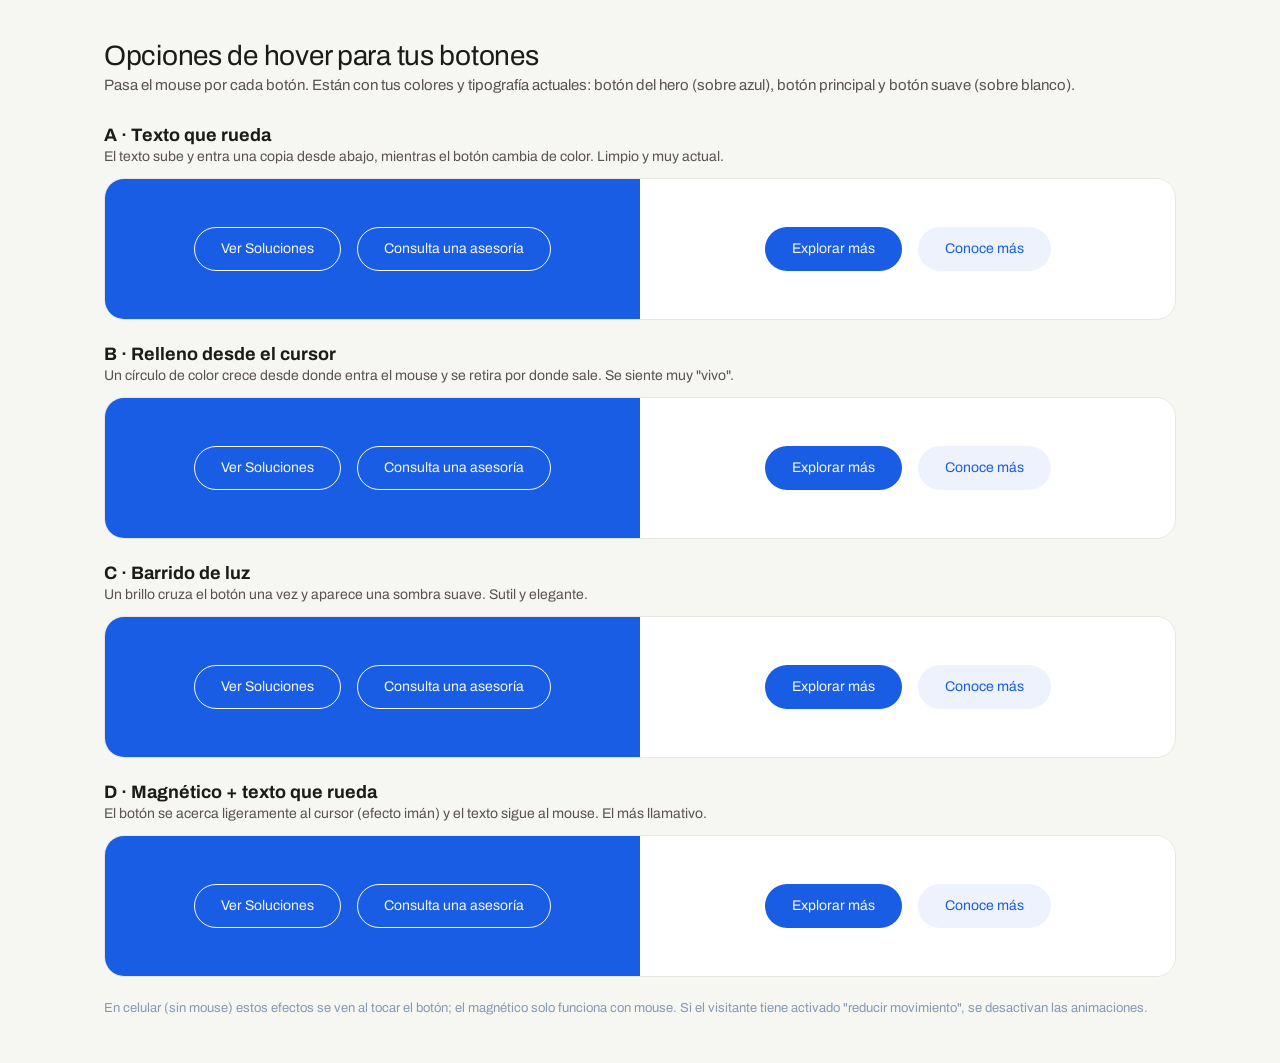
<file: prototipo/hover-botones.html>
<!doctype html>
<html lang="es">
<head>
<meta charset="utf-8">
<meta name="viewport" content="width=device-width, initial-scale=1">
<title>DMV Premixes — Opciones de hover</title>
<link rel="preconnect" href="https://fonts.googleapis.com">
<link rel="preconnect" href="https://fonts.gstatic.com" crossorigin>
<link href="https://fonts.googleapis.com/css2?family=Archivo:wght@400;700&display=swap" rel="stylesheet">
<style>
:root{--royal-blue:#195de4;--soft-grey:#e9e6df;--cool-swell:#8798b2;--taupe-grey:#5a5154;--carbon-black:#1c1b17;--white-sand:#f6f7f2;--ease:cubic-bezier(.65,0,.35,1)}
*{box-sizing:border-box}
body{margin:0;font-family:"Archivo",system-ui,sans-serif;background:var(--white-sand);color:var(--carbon-black);-webkit-font-smoothing:antialiased}
header{padding:40px 24px 8px;max-width:1120px;margin:0 auto}
h1{font-size:28px;font-weight:400;margin:0 0 6px;letter-spacing:-.01em}
header p{margin:0;color:var(--taupe-grey);font-size:15px}
.opt{max-width:1120px;margin:24px auto;padding:0 24px}
.opt h2{font-size:18px;font-weight:700;margin:0 0 4px}
.opt p{margin:0 0 14px;color:var(--taupe-grey);font-size:14px}
.stage{display:grid;grid-template-columns:1fr 1fr;border-radius:20px;overflow:hidden;border:1px solid var(--soft-grey)}
.panel{display:flex;flex-wrap:wrap;gap:16px;align-items:center;justify-content:center;padding:40px 20px;min-height:140px}
.panel.blue{background:var(--royal-blue)}
.panel.light{background:#fff}
@media (max-width:760px){.stage{grid-template-columns:1fr}}

/* ---- Botones base (tus estilos actuales) ---- */
.btn{position:relative;display:inline-flex;align-items:center;justify-content:center;height:44px;padding:0 26px;border-radius:999px;border:1px solid transparent;font:400 14px/1 "Archivo",sans-serif;text-decoration:none;cursor:pointer;overflow:hidden;isolation:isolate;transition:background-color .35s var(--ease),color .35s var(--ease),border-color .35s var(--ease)}
.btn-hero{background:var(--royal-blue);color:var(--white-sand);border-color:var(--white-sand)}
.btn-primary{background:var(--royal-blue);color:var(--white-sand)}
.btn-soft{background:rgba(25,93,228,.08);color:var(--royal-blue)}

/* ---- A · Texto que rueda ---- */
.roll{display:inline-block;overflow:hidden;height:1.25em;line-height:1.25em}
.roll span{display:block;transition:transform .5s var(--ease)}
.fx-roll:hover .roll span,.fx-roll:focus-visible .roll span,.fx-mag:hover .roll span,.fx-mag:focus-visible .roll span{transform:translateY(-100%)}
.fx-roll.btn-hero:hover{background:var(--white-sand);color:var(--royal-blue)}
.fx-roll.btn-primary:hover{background:var(--carbon-black)}
.fx-roll.btn-soft:hover{background:var(--royal-blue);color:var(--white-sand)}

/* ---- B · Relleno desde el cursor ---- */
.fx-fill::before{content:"";position:absolute;left:var(--x,50%);top:var(--y,50%);width:var(--d,300px);height:var(--d,300px);border-radius:50%;transform:translate(-50%,-50%) scale(0);transition:transform .55s var(--ease);z-index:-1;background:var(--fill)}
.fx-fill:hover::before,.fx-fill:focus-visible::before{transform:translate(-50%,-50%) scale(1)}
.fx-fill.btn-hero{--fill:var(--white-sand)} .fx-fill.btn-hero:hover{color:var(--royal-blue)}
.fx-fill.btn-primary{--fill:var(--carbon-black)}
.fx-fill.btn-soft{--fill:var(--royal-blue)} .fx-fill.btn-soft:hover{color:var(--white-sand)}

/* ---- C · Barrido de luz ---- */
.fx-shine::after{content:"";position:absolute;top:-20%;bottom:-20%;left:-60%;width:45%;background:linear-gradient(100deg,transparent,rgba(255,255,255,.55),transparent);transform:skewX(-20deg) translateX(0);pointer-events:none}
.fx-shine:hover::after,.fx-shine:focus-visible::after{transition:transform .8s var(--ease);transform:skewX(-20deg) translateX(420%)}
.fx-shine.btn-soft::after{background:linear-gradient(100deg,transparent,rgba(25,93,228,.22),transparent)}
.fx-shine:hover{box-shadow:0 10px 24px rgba(25,93,228,.25)}

/* ---- D · Magnético + texto que rueda ---- */
.fx-mag{transition:transform .35s cubic-bezier(.2,.8,.2,1),background-color .35s var(--ease),color .35s var(--ease)}
.fx-mag .roll{transition:transform .35s cubic-bezier(.2,.8,.2,1)}
.fx-mag.btn-hero:hover{background:var(--white-sand);color:var(--royal-blue)}
.fx-mag.btn-primary:hover{background:var(--carbon-black)}
.fx-mag.btn-soft:hover{background:var(--royal-blue);color:var(--white-sand)}

@media (prefers-reduced-motion:reduce){.btn,.btn *,.btn::before,.btn::after{transition:none !important}}
.note{max-width:1120px;margin:8px auto 48px;padding:0 24px;font-size:13px;color:var(--cool-swell)}
</style>
</head>
<body>
<header>
  <h1>Opciones de hover para tus botones</h1>
  <p>Pasa el mouse por cada botón. Están con tus colores y tipografía actuales: botón del hero (sobre azul), botón principal y botón suave (sobre blanco).</p>
</header>

<section class="opt">
  <h2>A · Texto que rueda</h2>
  <p>El texto sube y entra una copia desde abajo, mientras el botón cambia de color. Limpio y muy actual.</p>
  <div class="stage">
    <div class="panel blue"><a class="btn btn-hero fx-roll" href="#" data-roll>Ver Soluciones</a><a class="btn btn-hero fx-roll" href="#" data-roll>Consulta una asesoría</a></div>
    <div class="panel light"><a class="btn btn-primary fx-roll" href="#" data-roll>Explorar más</a><a class="btn btn-soft fx-roll" href="#" data-roll>Conoce más</a></div>
  </div>
</section>

<section class="opt">
  <h2>B · Relleno desde el cursor</h2>
  <p>Un círculo de color crece desde donde entra el mouse y se retira por donde sale. Se siente muy "vivo".</p>
  <div class="stage">
    <div class="panel blue"><a class="btn btn-hero fx-fill" href="#" data-fill>Ver Soluciones</a><a class="btn btn-hero fx-fill" href="#" data-fill>Consulta una asesoría</a></div>
    <div class="panel light"><a class="btn btn-primary fx-fill" href="#" data-fill>Explorar más</a><a class="btn btn-soft fx-fill" href="#" data-fill>Conoce más</a></div>
  </div>
</section>

<section class="opt">
  <h2>C · Barrido de luz</h2>
  <p>Un brillo cruza el botón una vez y aparece una sombra suave. Sutil y elegante.</p>
  <div class="stage">
    <div class="panel blue"><a class="btn btn-hero fx-shine" href="#">Ver Soluciones</a><a class="btn btn-hero fx-shine" href="#">Consulta una asesoría</a></div>
    <div class="panel light"><a class="btn btn-primary fx-shine" href="#">Explorar más</a><a class="btn btn-soft fx-shine" href="#">Conoce más</a></div>
  </div>
</section>

<section class="opt">
  <h2>D · Magnético + texto que rueda</h2>
  <p>El botón se acerca ligeramente al cursor (efecto imán) y el texto sigue al mouse. El más llamativo.</p>
  <div class="stage">
    <div class="panel blue"><a class="btn btn-hero fx-mag" href="#" data-roll data-mag>Ver Soluciones</a><a class="btn btn-hero fx-mag" href="#" data-roll data-mag>Consulta una asesoría</a></div>
    <div class="panel light"><a class="btn btn-primary fx-mag" href="#" data-roll data-mag>Explorar más</a><a class="btn btn-soft fx-mag" href="#" data-roll data-mag>Conoce más</a></div>
  </div>
</section>

<p class="note">En celular (sin mouse) estos efectos se ven al tocar el botón; el magnético solo funciona con mouse. Si el visitante tiene activado "reducir movimiento", se desactivan las animaciones.</p>

<script>
(function(){
  // A y D: duplicar el texto para el efecto "rueda"
  document.querySelectorAll('[data-roll]').forEach(function(b){
    var t=b.textContent.trim();
    b.setAttribute('aria-label',t);
    b.innerHTML='<span class="roll" aria-hidden="true"><span>'+t+'</span><span>'+t+'</span></span>';
  });
  // B: relleno desde el punto de entrada / salida del cursor
  document.querySelectorAll('[data-fill]').forEach(function(b){
    function pos(e){var r=b.getBoundingClientRect();b.style.setProperty('--x',(e.clientX-r.left)+'px');b.style.setProperty('--y',(e.clientY-r.top)+'px');b.style.setProperty('--d',(Math.hypot(r.width,r.height)*2.2)+'px');}
    b.addEventListener('mouseenter',pos);b.addEventListener('mouseleave',pos);
  });
  // D: efecto magnético (solo con mouse)
  if(window.matchMedia('(hover:hover) and (pointer:fine)').matches && !window.matchMedia('(prefers-reduced-motion: reduce)').matches){
    document.querySelectorAll('[data-mag]').forEach(function(b){
      var inner=b.querySelector('.roll');
      b.addEventListener('mousemove',function(e){var r=b.getBoundingClientRect();var x=e.clientX-(r.left+r.width/2),y=e.clientY-(r.top+r.height/2);
        b.style.transform='translate('+(x*.25)+'px,'+(y*.35)+'px)';if(inner)inner.style.transform='translate('+(x*.12)+'px,'+(y*.15)+'px)';});
      b.addEventListener('mouseleave',function(){b.style.transform='';if(inner)inner.style.transform='';});
    });
  }
  document.querySelectorAll('.btn').forEach(function(b){b.addEventListener('click',function(e){e.preventDefault()})});
})();
</script>
</body>
</html>
</file>
